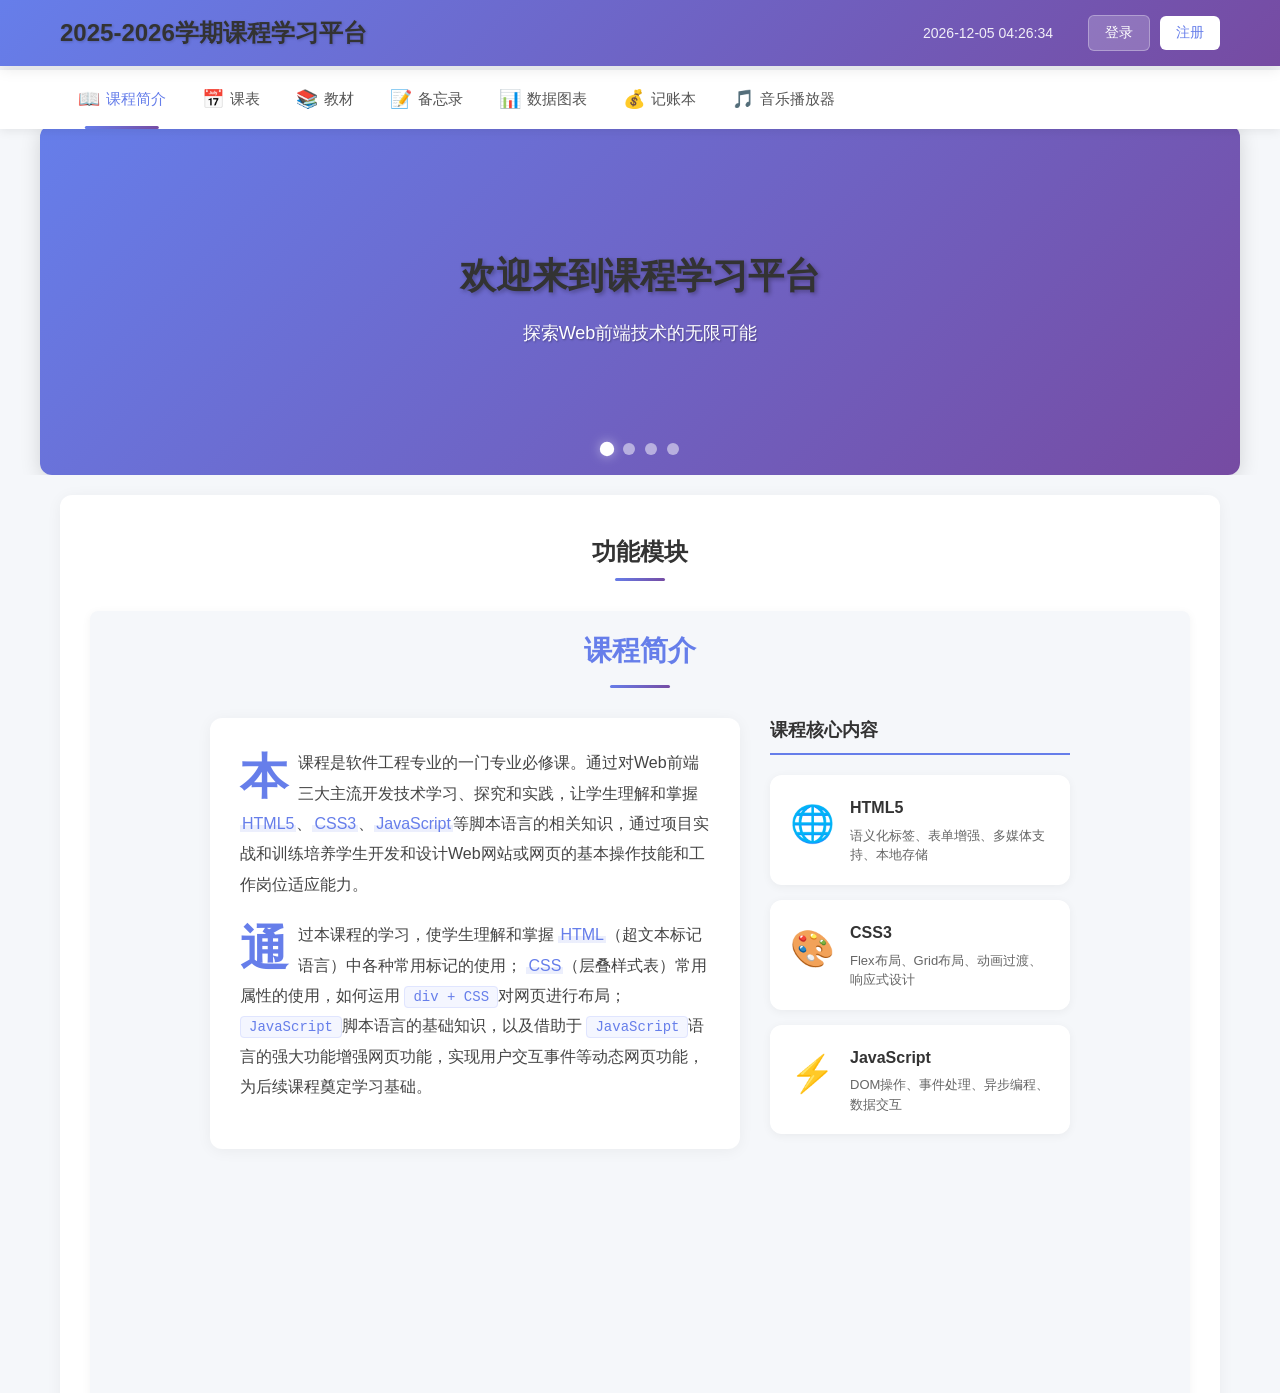
<file: 人工智能二班3232707236徐佳伟/Projectxjw_V5.0/index.html>
<!doctype html>
<html lang="zh-CN">
  <head>
    <meta charset="UTF-8" />
    <meta name="viewport" content="width=device-width, initial-scale=1.0" />
    <title>个人学习网站（徐佳伟）</title>
    <link rel="shortcut icon" href="favicon.ico" type="image/x-icon" />
    <link rel="stylesheet" href="./css/common.css" />
    <link rel="stylesheet" href="./css/index.css" />
    <link rel="stylesheet" href="./css/login.css" />
    <link rel="stylesheet" href="./css/carousel.css" />
    <script src="js/utils.js"></script>
    <script src="js/login.js"></script>
    <script src="js/carousel.js"></script>
  </head>
  <body>
    <!-- ========== 页面头部区域 ========== -->
    <header class="site-header">
      <div class="header-content">
        <h1 class="site-title">2025-2026学期课程学习平台</h1>
        <div class="header-right">
          <span id="current-time" class="time-display"></span>
          <div class="user-area">
            <span id="welcome-msg" class="welcome-msg"></span>
            <button id="loginBtn" class="btn-login" onclick="showLoginModal()">
              登录
            </button>
            <button
              id="registerBtn"
              class="btn-register"
              onclick="showRegisterModal()"
            >
              注册
            </button>
            <button
              id="logoutBtn"
              class="btn-logout"
              style="display: none"
              onclick="logout()"
            >
              退出
            </button>
          </div>
        </div>
      </div>
    </header>

    <!-- ========== 导航栏 ========== -->
    <nav class="main-nav">
      <div class="nav-content">
        <button class="nav-toggle" id="navToggle" onclick="toggleNav()">
          <span></span><span></span><span></span>
        </button>
        <div class="nav-links" id="navLinks">
          <a href="introduce.html" target="mainFrame" class="nav-link active">
            <span class="nav-icon">📖</span>课程简介
          </a>
          <a href="schedule.html" target="mainFrame" class="nav-link">
            <span class="nav-icon">📅</span>课表
          </a>
          <a href="book.html" target="mainFrame" class="nav-link">
            <span class="nav-icon">📚</span>教材
          </a>
          <a href="memo.html" target="mainFrame" class="nav-link">
            <span class="nav-icon">📝</span>备忘录
          </a>
          <a href="echart.html" target="mainFrame" class="nav-link">
            <span class="nav-icon">📊</span>数据图表
          </a>
          <a href="account.html" target="mainFrame" class="nav-link">
            <span class="nav-icon">💰</span>记账本
          </a>
          <a href="music.html" target="mainFrame" class="nav-link">
            <span class="nav-icon">🎵</span>音乐播放器
          </a>
        </div>
      </div>
    </nav>

    <!-- ========== 轮播图区域 ========== -->
    <section class="carousel-section">
      <div class="carousel-container" id="carousel">
        <div class="carousel-track" id="carouselTrack">
          <div class="carousel-slide active">
            <div class="slide-content slide-1">
              <h2>欢迎来到课程学习平台</h2>
              <p>探索Web前端技术的无限可能</p>
            </div>
          </div>
          <div class="carousel-slide">
            <div class="slide-content slide-2">
              <h2>HTML5 + CSS3 + JavaScript</h2>
              <p>掌握现代Web开发三大核心技术</p>
            </div>
          </div>
          <div class="carousel-slide">
            <div class="slide-content slide-3">
              <h2>响应式设计</h2>
              <p>打造适配多终端的优秀用户体验</p>
            </div>
          </div>
          <div class="carousel-slide">
            <div class="slide-content slide-4">
              <h2>数据可视化</h2>
              <p>用ECharts呈现生动的数据图表</p>
            </div>
          </div>
        </div>
        <button class="carousel-btn carousel-prev" onclick="prevSlide()">
          ❮
        </button>
        <button class="carousel-btn carousel-next" onclick="nextSlide()">
          ❯
        </button>
        <div class="carousel-dots" id="carouselDots"></div>
      </div>
    </section>

    <!-- ========== 主要内容区域 ========== -->
    <main class="main-content">
      <article class="content-article">
        <!-- 子页面内容框架 -->
        <section class="iframe-section">
          <h2 class="section-title">功能模块</h2>
          <iframe
            src="introduce.html"
            name="mainFrame"
            id="mainFrame"
            class="mainFrame"
          ></iframe>
        </section>
      </article>
    </main>

    <!-- ========== 页脚区域 ========== -->
    <footer class="site-footer">
      <div class="footer-content">
        <div class="footer-info">
          <p>&copy; 闽江大学 计算机和大数据学院 人工智能专业</p>
          <p>联系人：徐佳伟 &nbsp;|&nbsp; 学号：3232707236</p>
        </div>
        <div class="footer-links">
          <a href="#top">返回顶部</a>
        </div>
      </div>
    </footer>

    <!-- ========== 登录弹窗 ========== -->
    <div class="modal-overlay" id="loginModal">
      <div class="modal-box">
        <div class="modal-header">
          <h3>用户登录</h3>
          <button class="modal-close" onclick="closeLoginModal()">
            &times;
          </button>
        </div>
        <form
          class="modal-form"
          id="loginForm"
          onsubmit="return handleLogin(event);"
        >
          <div class="form-group">
            <label for="loginUsername">用户名</label>
            <input
              type="text"
              id="loginUsername"
              placeholder="请输入用户名"
              required
            />
            <span class="error-tip" id="loginUsernameError"></span>
          </div>
          <div class="form-group">
            <label for="loginPassword">密码</label>
            <input
              type="password"
              id="loginPassword"
              placeholder="请输入密码"
              required
            />
            <span class="error-tip" id="loginPasswordError"></span>
          </div>
          <button type="submit" class="btn-submit">登 录</button>
          <div class="form-footer">
            还没有账号？<a
              href="javascript:void(0)"
              onclick="switchToRegister()"
              >立即注册</a
            >
          </div>
        </form>
      </div>
    </div>

    <!-- ========== 注册弹窗 ========== -->
    <div class="modal-overlay" id="registerModal">
      <div class="modal-box">
        <div class="modal-header">
          <h3>用户注册</h3>
          <button class="modal-close" onclick="closeRegisterModal()">
            &times;
          </button>
        </div>
        <form
          class="modal-form"
          id="registerForm"
          onsubmit="return handleRegister(event);"
        >
          <div class="form-group">
            <label for="regUsername">用户名</label>
            <input
              type="text"
              id="regUsername"
              placeholder="6-20位，字母开头，字母数字下划线"
              oninput="validateUsername()"
            />
            <span class="error-tip" id="regUsernameError"></span>
            <span class="success-tip" id="regUsernameSuccess"></span>
          </div>
          <div class="form-group">
            <label for="regPassword">密码</label>
            <input
              type="password"
              id="regPassword"
              placeholder="8-20位，包含大小写字母、数字和特殊字符"
              oninput="validatePassword()"
            />
            <span class="error-tip" id="regPasswordError"></span>
            <div class="password-strength" id="passwordStrength">
              <div class="strength-bar" id="strengthBar"></div>
            </div>
            <span class="strength-text" id="strengthText"></span>
          </div>
          <div class="form-group">
            <label for="regConfirmPwd">确认密码</label>
            <input
              type="password"
              id="regConfirmPwd"
              placeholder="请再次输入密码"
              oninput="validateConfirmPassword()"
            />
            <span class="error-tip" id="regConfirmPwdError"></span>
            <span class="success-tip" id="regConfirmPwdSuccess"></span>
          </div>
          <button type="submit" class="btn-submit">注 册</button>
          <div class="form-footer">
            已有账号？<a href="javascript:void(0)" onclick="switchToLogin()"
              >去登录</a
            >
          </div>
        </form>
      </div>
    </div>

    <!-- ========== 登录成功提示弹窗 ========== -->
    <div class="toast-container" id="toastContainer"></div>

    <!-- ========== 主脚本 ========== -->
    <script>
      // ========== iframe自适应高度 ==========
      function autoResize() {
        var iframe = document.getElementById("mainFrame");
        if (iframe) {
          try {
            var doc = iframe.contentDocument || iframe.contentWindow.document;
            var scrollHeight =
              doc.documentElement.scrollHeight || doc.body.scrollHeight;
            iframe.style.height = Math.max(scrollHeight, 600) + "px";
          } catch (e) {
            iframe.style.height = "800px";
          }
        }
      }

      // ========== 导航栏激活状态 ==========
      function initNavActive() {
        var links = document.querySelectorAll(".nav-link");
        links.forEach(function (link) {
          link.addEventListener("click", function () {
            links.forEach(function (l) {
              l.classList.remove("active");
            });
            this.classList.add("active");
          });
        });
      }

      // ========== 移动端导航切换 ==========
      function toggleNav() {
        var navLinks = document.getElementById("navLinks");
        var navToggle = document.getElementById("navToggle");
        navLinks.classList.toggle("show");
        navToggle.classList.toggle("active");
      }

      // ========== 初始化 ==========
      document.addEventListener("DOMContentLoaded", function () {
        initNavActive();
        initCarousel();
        checkLoginStatus();

        // iframe加载完成后自适应
        var iframe = document.getElementById("mainFrame");
        if (iframe) {
          iframe.onload = autoResize;
        }
      });

      // 窗口大小改变时重新调整
      window.addEventListener("resize", function () {
        autoResize();
      });
    </script>
  </body>
</html>
</file>
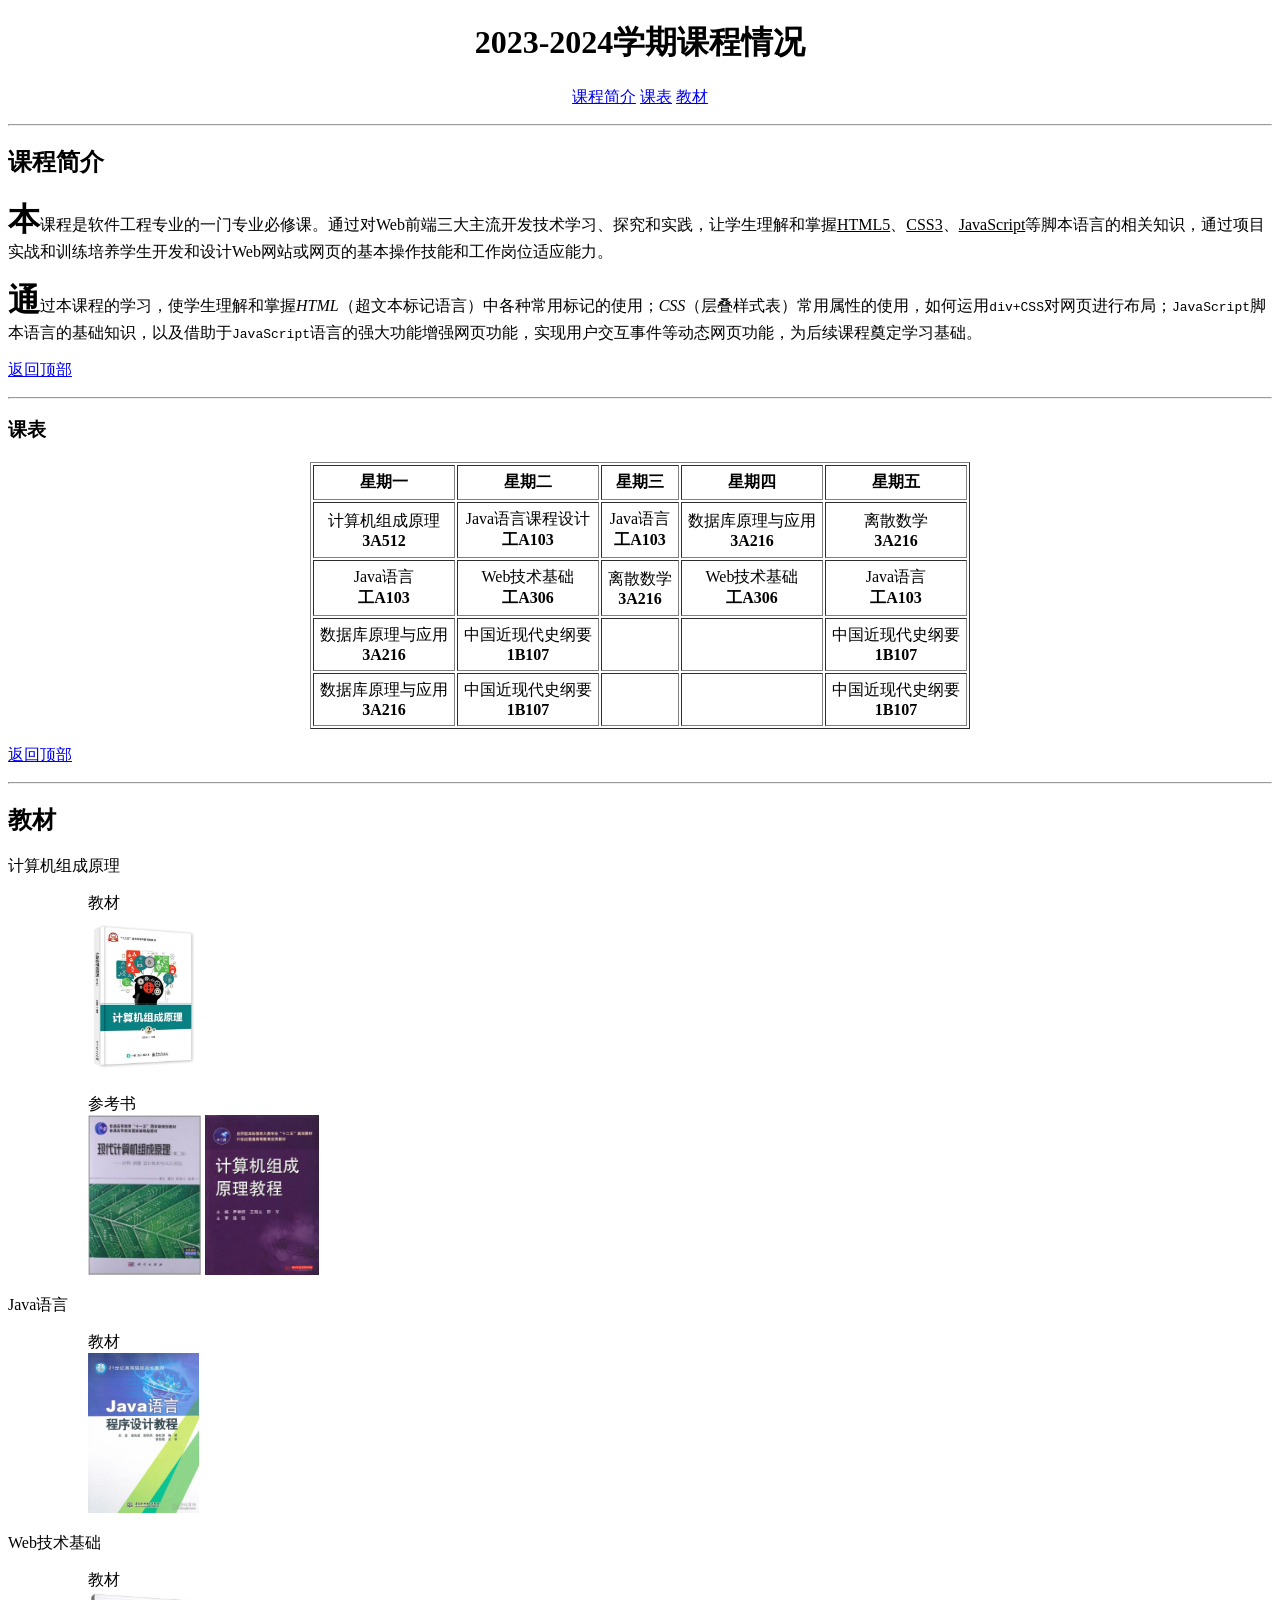
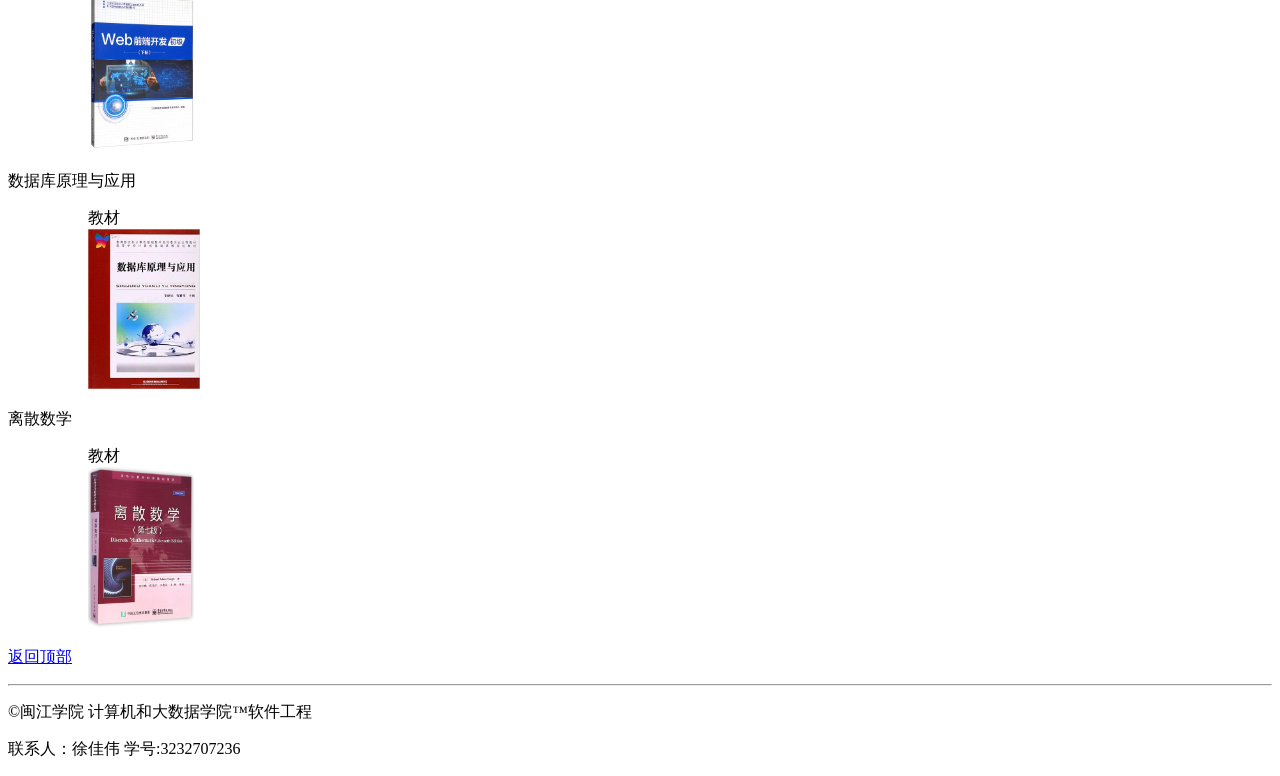
<file: 人工智能徐佳伟3232707236实验一/Webxjw_V1.0/index.html>
<!DOCTYPE html>
<html lang="zh-CN">
<head>
  <meta charset="UTF-8">
  <title>web技术基础实验V1.0</title>
  <link rel="shortcut icon" href="favicon.ico" type="image/x-icon">
</head>
<body>

<div id="top"></div>

<h1 align="center">2023-2024学期课程情况</h1>

<p align="center">
  <a href="#intro">课程简介</a> <a href="#schedule">课表</a> <a href="#textbooks">教材</a>
</p>

<hr>

<div id="intro">
  <h2>课程简介</h2>
  <p><span style="font-size:2em; font-weight:bold;">本</span>课程是软件工程专业的一门专业必修课。通过对Web前端三大主流开发技术学习、探究和实践，让学生理解和掌握<u>HTML5</u>、<u>CSS3</u>、<u>JavaScript</u>等脚本语言的相关知识，通过项目实战和训练培养学生开发和设计Web网站或网页的基本操作技能和工作岗位适应能力。</p>
  <p><span style="font-size:2em; font-weight:bold;">通</span>过本课程的学习，使学生理解和掌握<em>HTML</em>（超文本标记语言）中各种常用标记的使用；<em>CSS</em>（层叠样式表）常用属性的使用，如何运用<code>div+CSS</code>对网页进行布局；<code>JavaScript</code>脚本语言的基础知识，以及借助于<code>JavaScript</code>语言的强大功能增强网页功能，实现用户交互事件等动态网页功能，为后续课程奠定学习基础。</p>
</div>

<p><a href="#top">返回顶部</a></p>
<hr>

<div id="schedule">
  <h3>课表</h3>
  <table border="1" cellpadding="6" align="center">
    <tr>
      <th align="center" valign="middle">星期一</th>
      <th align="center" valign="middle">星期二</th>
      <th align="center" valign="middle">星期三</th>
      <th align="center" valign="middle">星期四</th>
      <th align="center" valign="middle">星期五</th>
    </tr>
    <tr>
      <td align="center" valign="middle">计算机组成原理<br><b>3A512</b></td>
      <td align="center" valign="middle">Java语言课程设计<br><b>工A103</b></td>
      <td align="center" valign="middle">Java语言<br><b>工A103</b></td>
      <td align="center" valign="middle">数据库原理与应用<br><b>3A216</b></td>
      <td align="center" valign="middle">离散数学<br><b>3A216</b></td>
    </tr>
    <tr>
      <td align="center" valign="middle">Java语言<br><b>工A103</b></td>
      <td align="center" valign="middle">Web技术基础<br><b>工A306</b></td>
      <td align="center" valign="middle">离散数学<br><b>3A216</b></td>
      <td align="center" valign="middle">Web技术基础<br><b>工A306</b></td>
      <td align="center" valign="middle">Java语言<br><b>工A103</b></td>
    </tr>
    <tr>
      <td align="center" valign="middle">数据库原理与应用<br><b>3A216</b></td>
      <td align="center" valign="middle">中国近现代史纲要<br><b>1B107</b></td>
      <td align="center" valign="middle"></td>
      <td align="center" valign="middle"></td>
      <td align="center" valign="middle">中国近现代史纲要<br><b>1B107</b></td>
    </tr>
    <tr>
      <td align="center" valign="middle">数据库原理与应用<br><b>3A216</b></td>
      <td align="center" valign="middle">中国近现代史纲要<br><b>1B107</b></td>
      <td align="center" valign="middle"></td>
      <td align="center" valign="middle"></td>
      <td align="center" valign="middle">中国近现代史纲要<br><b>1B107</b></td>
    </tr>
  </table>
</div>

<p><a href="#top">返回顶部</a></p>
<hr>

<div id="textbooks">
  <h2>教材</h2>
  <dl>
    <dt>计算机组成原理</dt>
    <dd>
      <figure>
        <figcaption>教材</figcaption>
        <img src="images/computer.jpg" alt="计算机组成原理" height="160">
      </figure>
      <figure>
        <figcaption>参考书</figcaption>
        <img src="images/computer2.jpg" alt="现代计算机组成原理" height="160">
        <img src="images/computer3.jpg" alt="计算机组成原理教程" height="160">
      </figure>
    </dd>

    <dt>Java语言</dt>
    <dd>
      <figure>
        <figcaption>教材</figcaption>
        <img src="images/Java.jpg" alt="Java语言程序设计" height="160">
      </figure>
    </dd>

    <dt>Web技术基础</dt>
    <dd>
      <figure>
        <figcaption>教材</figcaption>
        <img src="images/web.jpg" alt="Web前端开发教程" height="160">
      </figure>
    </dd>

    <dt>数据库原理与应用</dt>
    <dd>
      <figure>
        <figcaption>教材</figcaption>
        <img src="images/database.jpg" alt="数据库系统概论" height="160">
      </figure>
    </dd>

    <dt>离散数学</dt>
    <dd>
      <figure>
        <figcaption>教材</figcaption>
        <img src="images/DiscreteMath.jpg" alt="离散数学" height="160">
      </figure>
    </dd>
  </dl>
</div>

<p><a href="#top">返回顶部</a></p>
<hr>

<footer>
  <p>©闽江学院 计算机和大数据学院™软件工程</p>
  <p>联系人：徐佳伟 学号:3232707236</p>
</footer>

</body>
</html>
</file>
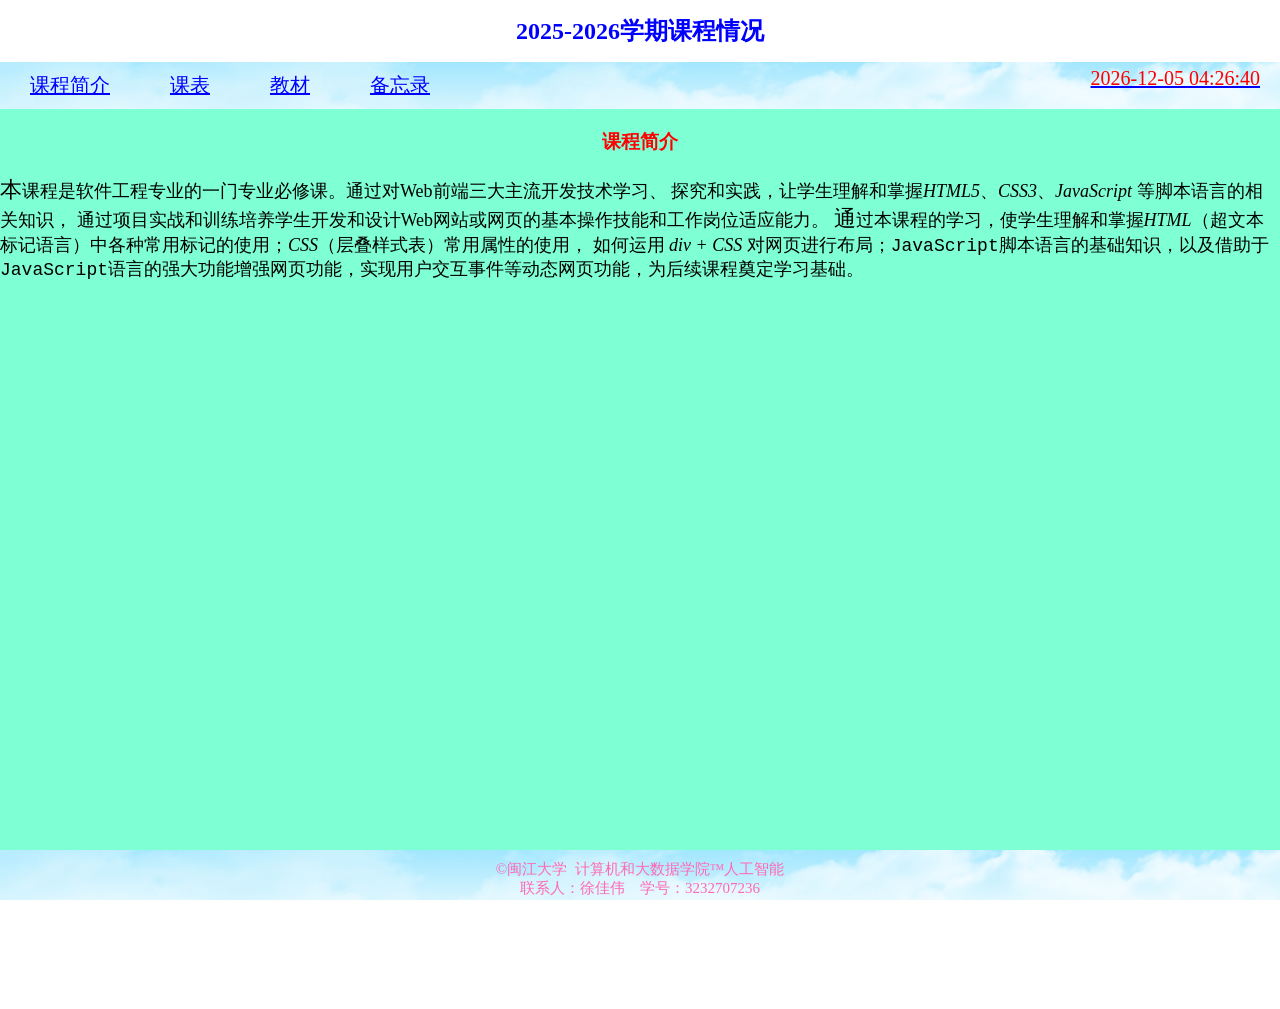
<file: 人工智能徐佳伟3232707236实验三/Webxjw_V3.0/index.html>
<!doctype html>
<html lang="zh-CN">
  <head>
    <meta charset="UTF-8" />
    <meta name="viewport" content="width=device-width, initial-scale=1.0" />
    <title>web技术基础实验V3.0</title>
    <link rel="shortcut icon" href="favicon.ico" type="image/x-icon" />
    <link rel="stylesheet" href="./css/index.css" />
    <link rel="stylesheet" href="./css/common.css" />
    <script src="js/utils.js"></script>
  </head>
  <body>
    <a name="top"></a>

    <div class="header">
      <h2>2025-2026学期课程情况</h2>
    </div>

    <div class="nav">
      <a href="introduce.html" target="mainFrame">课程简介</a>
      <a href="schedule.html" target="mainFrame">课表</a>
      <a href="book.html" target="mainFrame">教材</a>
      <a href="memo.html" target="mainFrame">备忘录</a>
      <div class="time">
        <span id="current-time"></span>
      </div>
    </div>

    <iframe
      src="introduce.html"
      name="mainFrame"
      class="mainFrame"
      height="320px"
    >
    </iframe>

    <div class="footer">
      &copy;闽江大学&nbsp;&nbsp;计算机和大数据学院&trade;人工智能<br />
      联系人：徐佳伟 &nbsp;&nbsp; 学号：3232707236
    </div>

    <script type="text/javascript">
      function autoResize() {
        // 1. 计算内容实际高度
        var h2Height =
          document.getElementsByTagName("h2")[0]?.offsetHeight || 0;
        var pHeight = document.getElementsByTagName("p")[0]?.offsetHeight || 0; // 假设只有一个p，或者你想算所有p的总和
        var footerHeight =
          document.getElementsByTagName("footer")[0]?.offsetHeight || 0;

        // 获取整个文档的高度（这是最稳妥的算法，比一个个减去元素更准）
        var scrollHeight =
          document.documentElement.scrollHeight || document.body.scrollHeight;

        // 2. 获取父页面(index.html)中的 iframe 元素
        if (parent && parent.document.getElementById("mainFrame")) {
          var iframe = parent.document.getElementById("mainFrame");

          // 3. 设置 iframe 高度
          iframe.style.height = scrollHeight + "px";
        }
      }

      // 页面加载完成后执行
      window.onload = autoResize;
      window.onresize = autoResize;
    </script>
  </body>
</html>
</file>
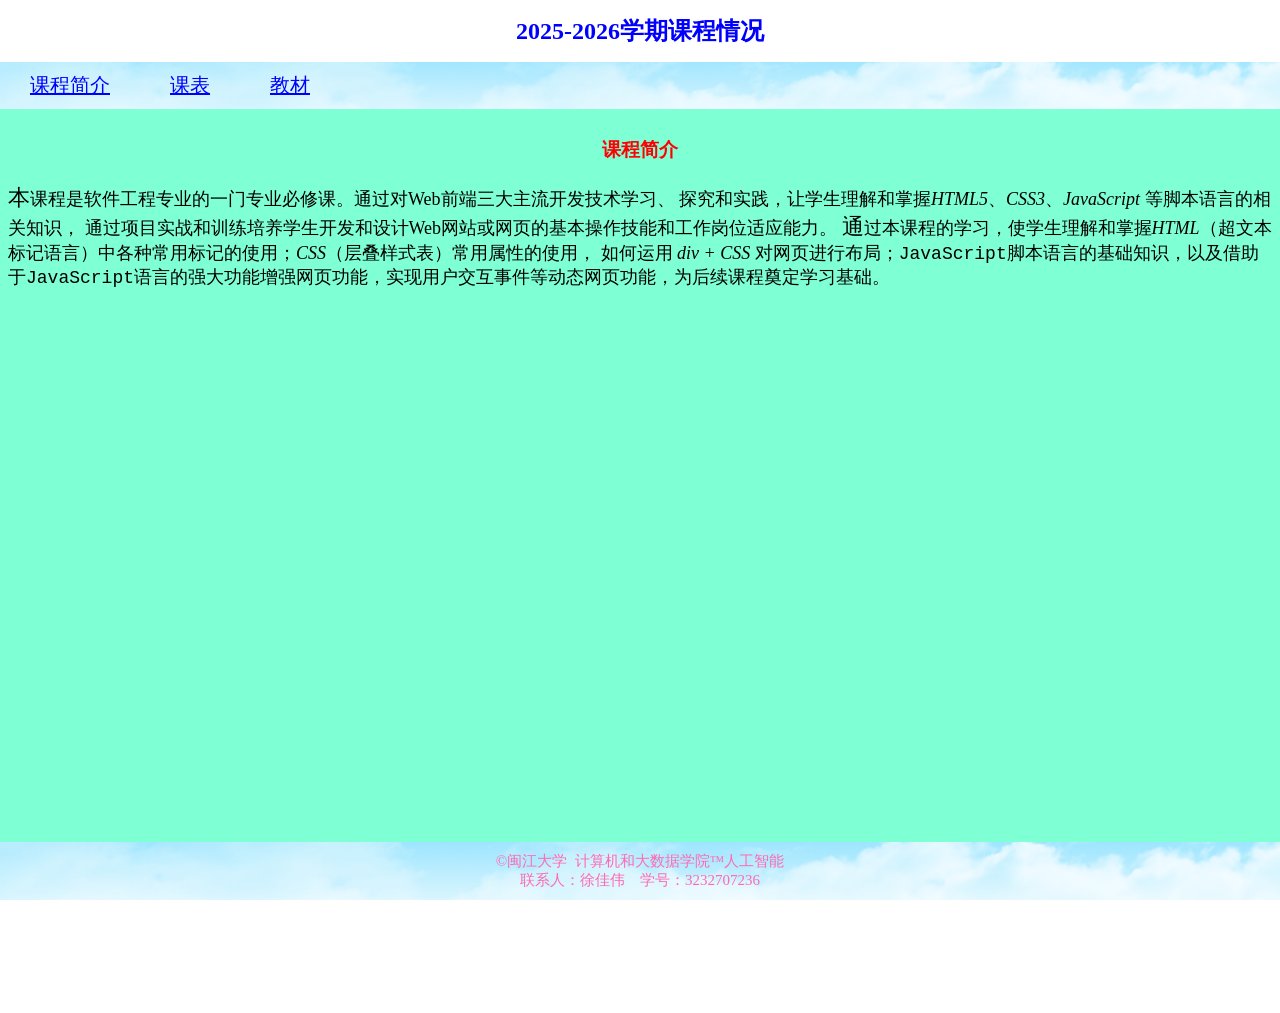
<file: 人工智能徐佳伟3232707236实验二/Webxjw_V2.0/index.html>
<!DOCTYPE html>
<html lang="zh-CN">
  <head>
    <meta charset="UTF-8" />
    <meta name="viewport" content="width=device-width, initial-scale=1.0" />
    <title>web技术基础实验V2.0</title>
    <link rel="shortcut icon" href="favicon.ico" type="image/x-icon" />
    <link rel="stylesheet" href="./css/index.css" />
    <link rel="stylesheet" href="./css/common.css" />
    <script>
      src = "js/utils.js";
    </script>
  </head>
  <body>
    <a name="top"></a>

    <div class="header">
      <h2>2025-2026学期课程情况</h2>
    </div>

    <div class="nav">
      <a href="introduce.html" target="mainFrame">课程简介</a>
      <a href="schedule.html" target="mainFrame">课表</a>
      <a href="book.html" target="mainFrame">教材</a>
    </div>

    <iframe
      src="introduce.html"
      name="mainFrame"
      class="mainFrame"
      height="320px"
      width="640px"
    >
    </iframe>

    <div class="footer">
      &copy;闽江大学&nbsp;&nbsp;计算机和大数据学院&trade;人工智能<br />
      联系人：徐佳伟 &nbsp;&nbsp; 学号：3232707236
    </div>
  </body>
</html>
</file>
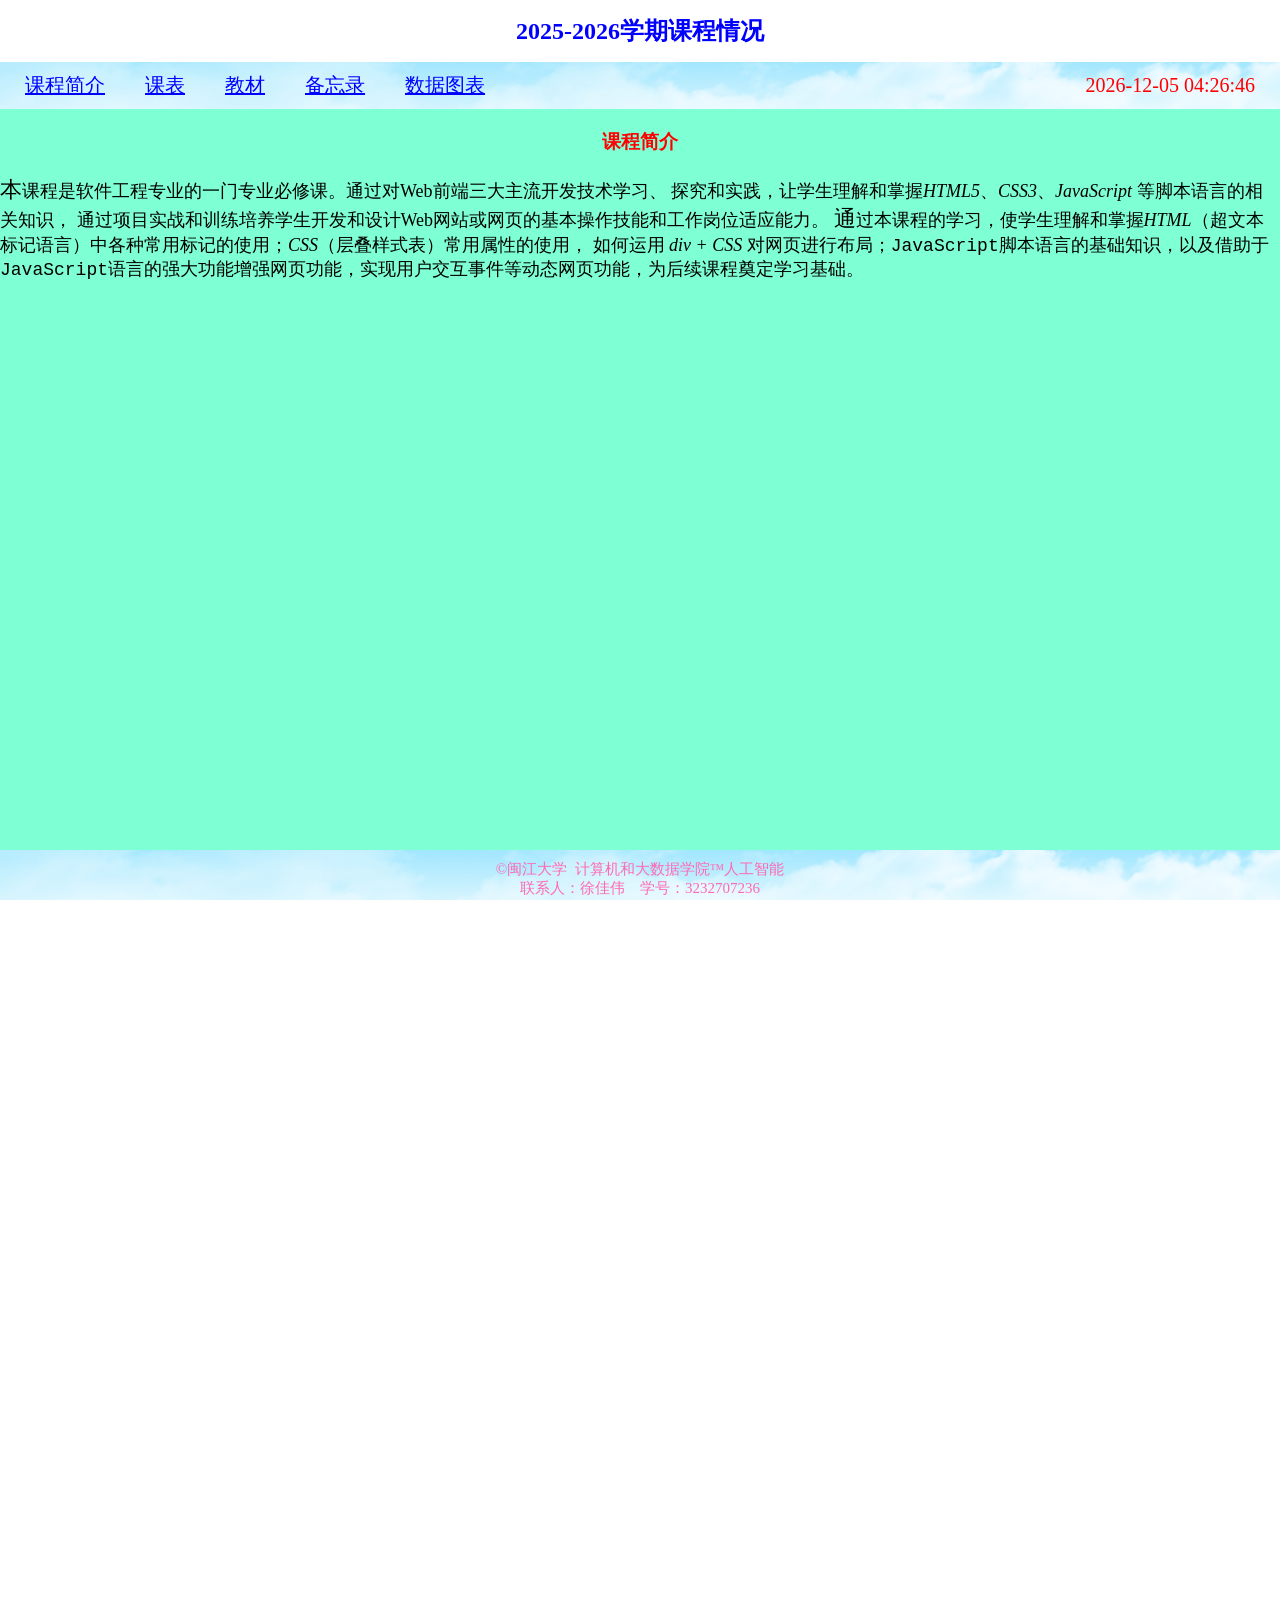
<file: 人工智能徐佳伟3232707236实验四/Webxjw_V4.0/index.html>
<!doctype html>
<html lang="zh-CN">
  <head>
    <meta charset="UTF-8" />
    <meta name="viewport" content="width=device-width, initial-scale=1.0" />
    <title>web技术基础实验V4.0</title>
    <link rel="shortcut icon" href="favicon.ico" type="image/x-icon" />
    <link rel="stylesheet" href="./css/index.css" />
    <link rel="stylesheet" href="./css/common.css" />
    <script src="js/utils.js"></script>
  </head>
  <body>
    <a name="top"></a>

    <div class="header">
      <h2>2025-2026学期课程情况</h2>
    </div>

    <div class="nav">
      <a href="introduce.html" target="mainFrame">课程简介</a>
      <a href="schedule.html" target="mainFrame">课表</a>
      <a href="book.html" target="mainFrame">教材</a>
      <a href="memo.html" target="mainFrame">备忘录</a>
      <a href="echart.html" target="mainFrame">数据图表</a>
      <div class="time">
        <span id="current-time"></span>
      </div>
    </div>

    <iframe
      src="introduce.html"
      name="mainFrame"
      class="mainFrame"
      height="320px"
    >
    </iframe>

    <div class="footer">
      &copy;闽江大学&nbsp;&nbsp;计算机和大数据学院&trade;人工智能<br />
      联系人：徐佳伟 &nbsp;&nbsp; 学号：3232707236
    </div>

    <script type="text/javascript">
      function autoResize() {
        // 1. 计算内容实际高度
        var h2Height =
          document.getElementsByTagName("h2")[0]?.offsetHeight || 0;
        var pHeight = document.getElementsByTagName("p")[0]?.offsetHeight || 0; // 假设只有一个p，或者你想算所有p的总和
        var footerHeight =
          document.getElementsByTagName("footer")[0]?.offsetHeight || 0;

        // 获取整个文档的高度（这是最稳妥的算法，比一个个减去元素更准）
        var scrollHeight =
          document.documentElement.scrollHeight || document.body.scrollHeight;

        // 2. 获取父页面(index.html)中的 iframe 元素
        if (parent && parent.document.getElementById("mainFrame")) {
          var iframe = parent.document.getElementById("mainFrame");

          // 3. 设置 iframe 高度
          iframe.style.height = scrollHeight + "px";
        }
      }

      // 页面加载完成后执行
      window.onload = autoResize;
      window.onresize = autoResize;
    </script>
  </body>
</html>
</file>
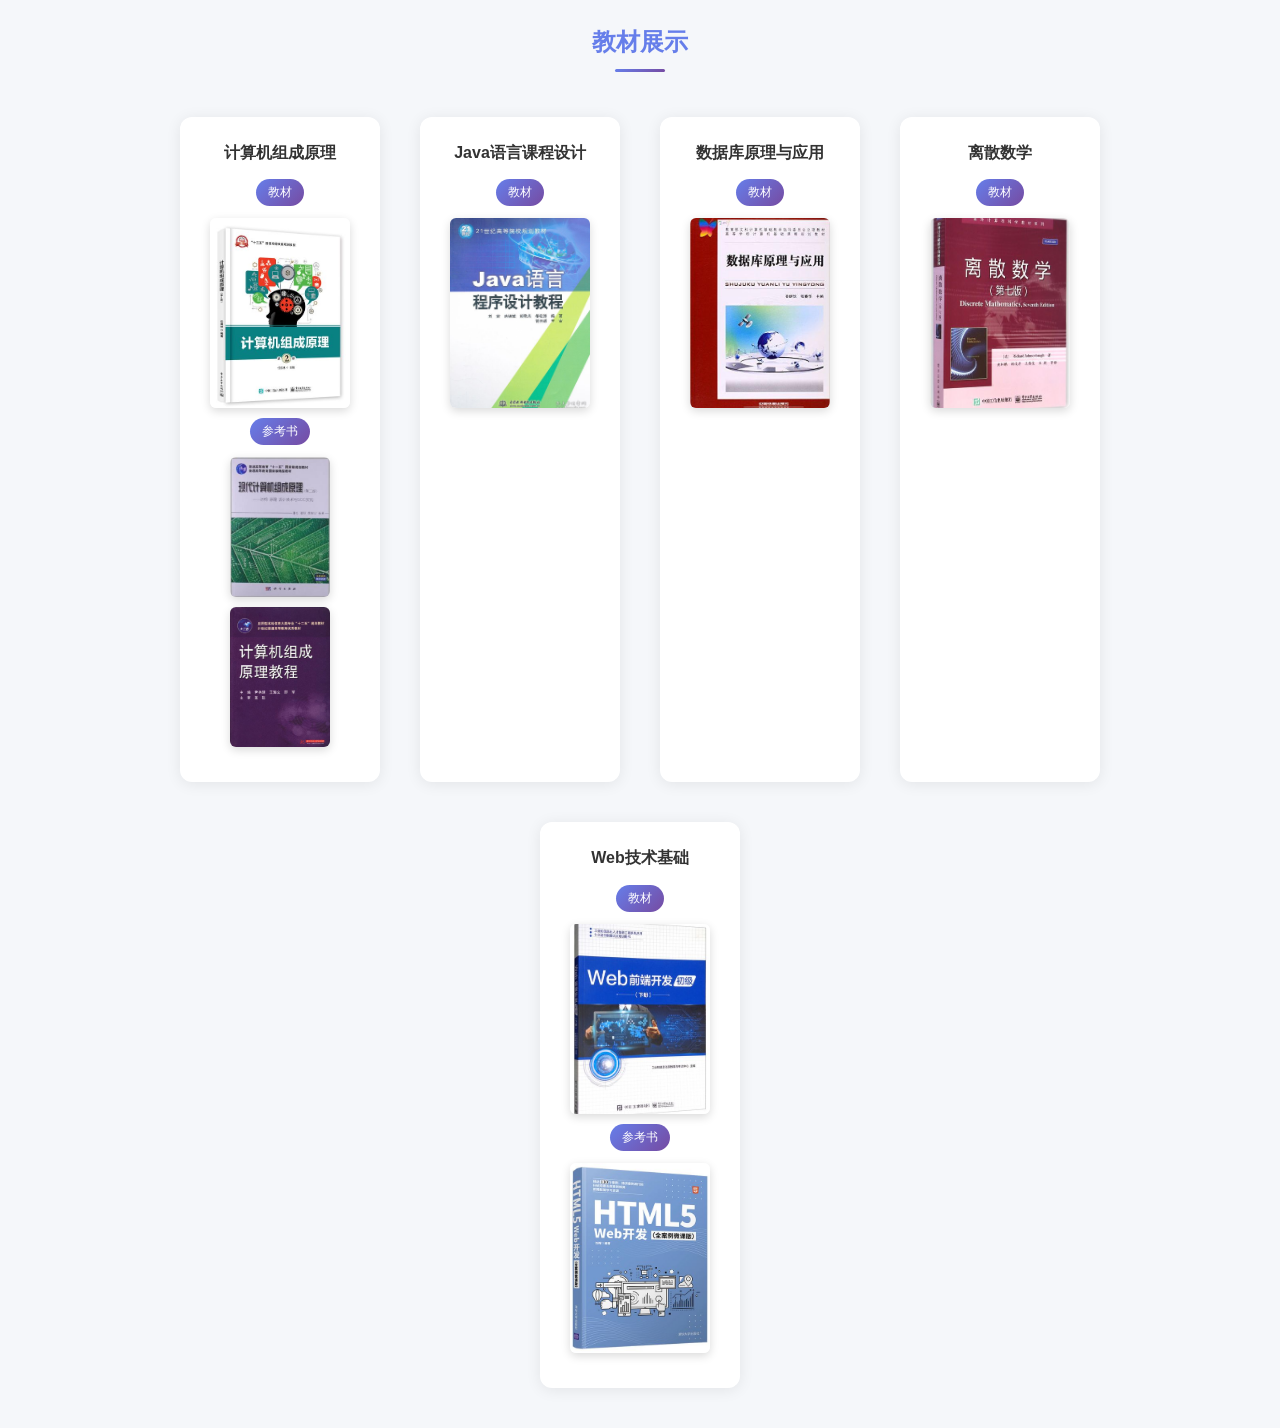
<file: 人工智能二班3232707236徐佳伟/Projectxjw_V5.0/book.html>
<!DOCTYPE html>
<html lang="zh-CN">
<head>
    <meta charset="UTF-8">
    <meta name="viewport" content="width=device-width, initial-scale=1.0">
    <title>教材</title>
    <link rel="stylesheet" href="./css/common.css">
    <link rel="stylesheet" href="./css/book.css">
</head>
<body>
    <h3>教材展示</h3>

    <div class="book-container">
        <!-- 计算机组成原理 -->
        <div class="course-box">
            <h4>计算机组成原理</h4>
            <div class="tag">教材</div>
            <div class="book-item">
                <img src="./images/computer.jpg" alt="计算机组成原理教材">
            </div>
            <div class="tag">参考书</div>
            <div class="book-item row">
                <img src="./images/computer2.jpg" alt="参考书1">
                <img src="./images/computer3.jpg" alt="参考书2">
            </div>
        </div>

        <!-- Java语言课程设计 -->
        <div class="course-box">
            <h4>Java语言课程设计</h4>
            <div class="tag">教材</div>
            <div class="book-item">
                <img src="./images/Java.jpg" alt="Java教材">
            </div>
        </div>

        <!-- 数据库原理与应用 -->
        <div class="course-box">
            <h4>数据库原理与应用</h4>
            <div class="tag">教材</div>
            <div class="book-item">
                <img src="./images/database.jpg" alt="数据库教材">
            </div>
        </div>

        <!-- 离散数学 -->
        <div class="course-box">
            <h4>离散数学</h4>
            <div class="tag">教材</div>
            <div class="book-item">
                <img src="./images/DiscreteMath.jpg" alt="离散数学教材">
            </div>
        </div>

        <!-- Web技术基础 -->
        <div class="course-box">
            <h4>Web技术基础</h4>
            <div class="tag">教材</div>
            <div class="book-item">
                <img src="./images/web.jpg" alt="Web技术教材">
            </div>
            <div class="tag">参考书</div>
            <div class="book-item">
                <img src="./images/Web2.jpg" alt="Web技术参考书">
            </div>
        </div>
    </div>
</body>
</html>
</file>
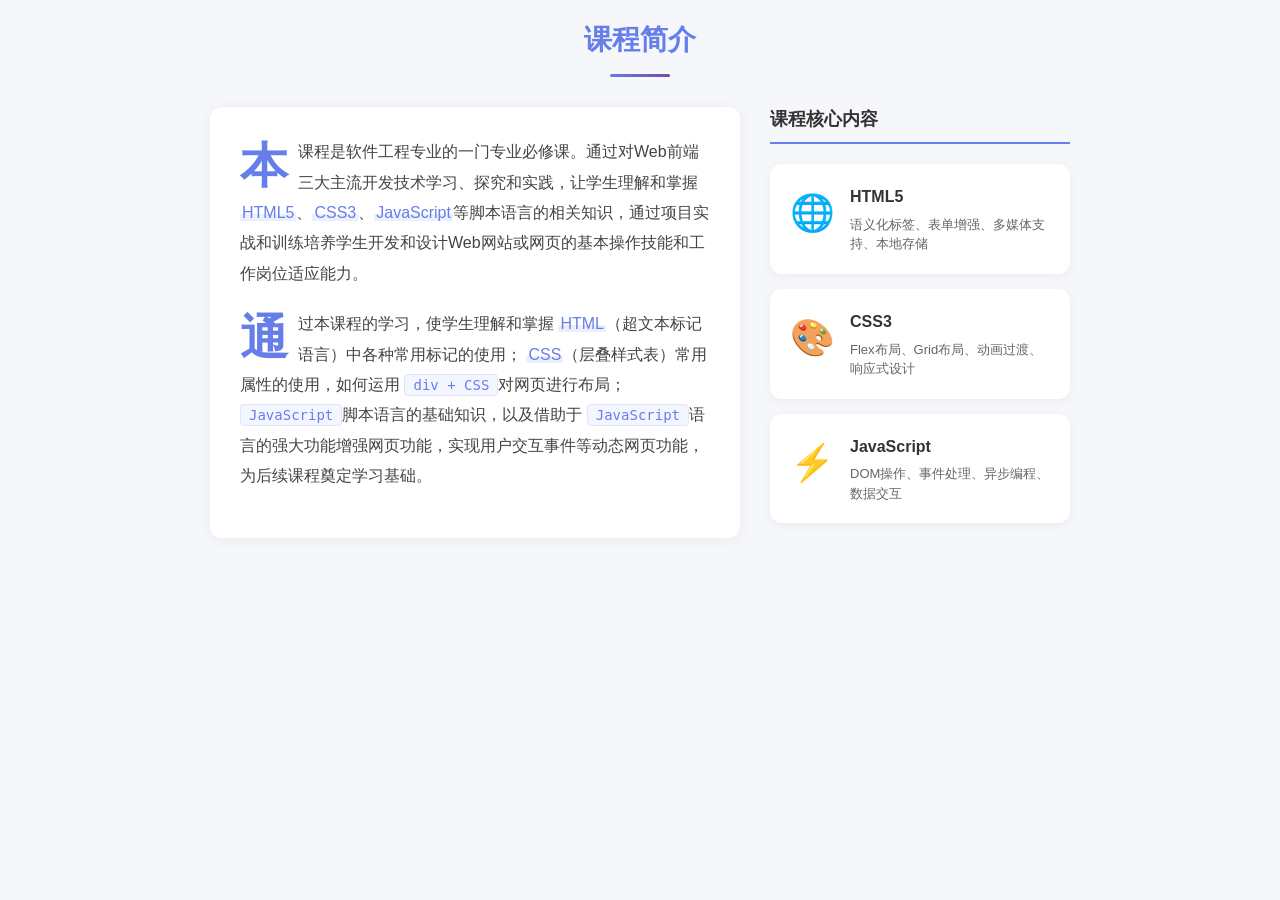
<file: 人工智能二班3232707236徐佳伟/Projectxjw_V5.0/introduce.html>
<!DOCTYPE html>
<html lang="zh-CN">
<head>
    <meta charset="UTF-8">
    <meta name="viewport" content="width=device-width, initial-scale=1.0">
    <title>课程简介</title>
    <link rel="stylesheet" href="./css/common.css">
    <link rel="stylesheet" href="./css/introduce.css">
</head>
<body>
    <article class="intro-article">
        <header class="intro-header">
            <h3>课程简介</h3>
        </header>

        <section class="intro-content">
            <div class="intro-text">
                <p>
                    <span class="drop-cap">本</span>课程是软件工程专业的一门专业必修课。通过对Web前端三大主流开发技术学习、探究和实践，让学生理解和掌握
                    <em>HTML5</em>、<em>CSS3</em>、<em>JavaScript</em>等脚本语言的相关知识，通过项目实战和训练培养学生开发和设计Web网站或网页的基本操作技能和工作岗位适应能力。
                </p>
                <p>
                    <span class="drop-cap">通</span>过本课程的学习，使学生理解和掌握
                    <em>HTML</em>（超文本标记语言）中各种常用标记的使用；
                    <em>CSS</em>（层叠样式表）常用属性的使用，如何运用
                    <code>div + CSS</code>对网页进行布局；
                    <code>JavaScript</code>脚本语言的基础知识，以及借助于
                    <code>JavaScript</code>语言的强大功能增强网页功能，实现用户交互事件等动态网页功能，为后续课程奠定学习基础。
                </p>
            </div>

            <aside class="intro-features">
                <h4>课程核心内容</h4>
                <ul class="feature-list">
                    <li class="feature-item">
                        <span class="feature-icon">🌐</span>
                        <div>
                            <strong>HTML5</strong>
                            <p>语义化标签、表单增强、多媒体支持、本地存储</p>
                        </div>
                    </li>
                    <li class="feature-item">
                        <span class="feature-icon">🎨</span>
                        <div>
                            <strong>CSS3</strong>
                            <p>Flex布局、Grid布局、动画过渡、响应式设计</p>
                        </div>
                    </li>
                    <li class="feature-item">
                        <span class="feature-icon">⚡</span>
                        <div>
                            <strong>JavaScript</strong>
                            <p>DOM操作、事件处理、异步编程、数据交互</p>
                        </div>
                    </li>
                </ul>
            </aside>
        </section>
    </article>
</body>
</html>
</file>
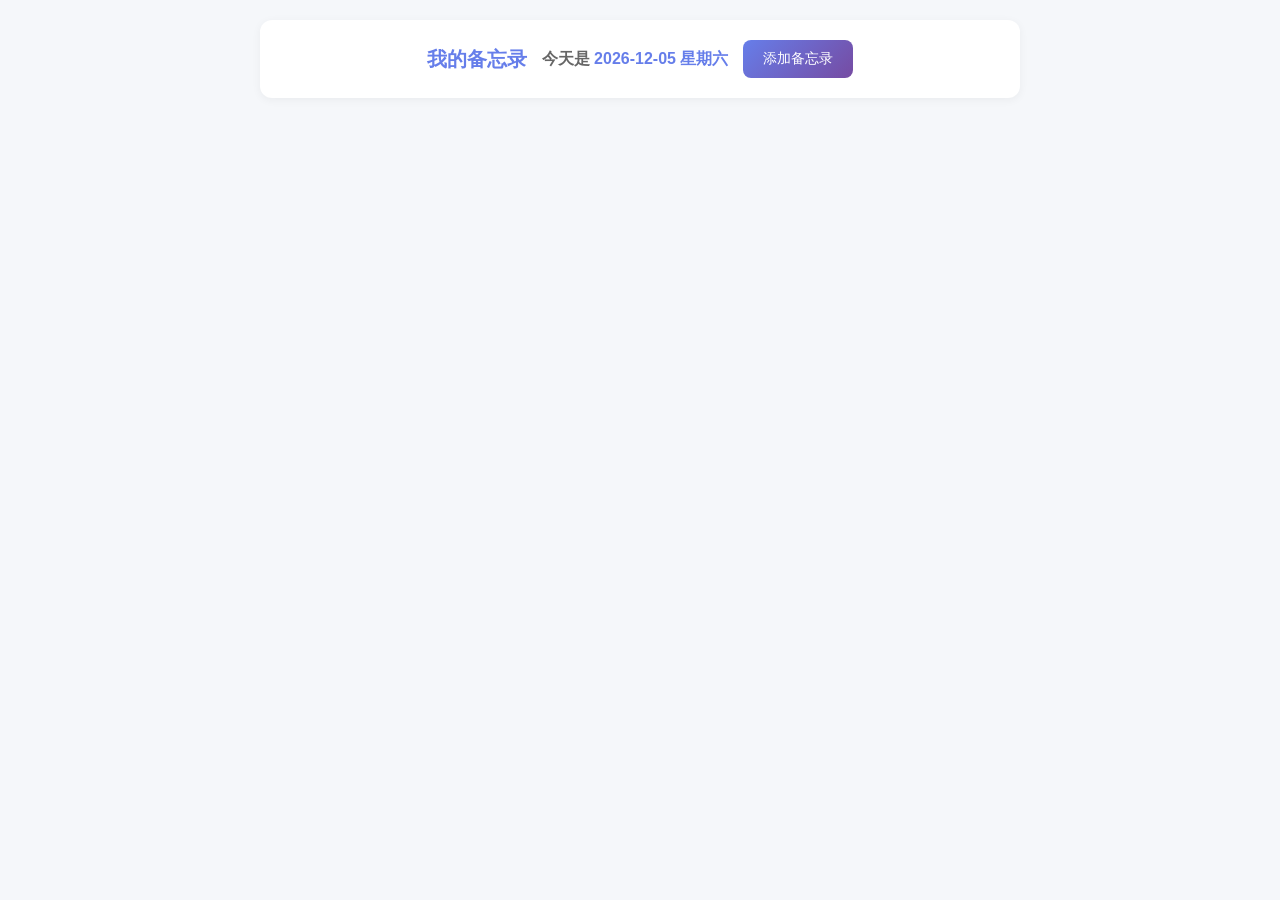
<file: 人工智能二班3232707236徐佳伟/Projectxjw_V5.0/memo.html>
<!DOCTYPE html>
<html lang="zh-CN">
<head>
    <meta charset="UTF-8">
    <meta name="viewport" content="width=device-width, initial-scale=1.0">
    <title>备忘录</title>
    <link rel="stylesheet" href="./css/common.css">
    <link rel="stylesheet" href="./css/memo.css">
    <script src="js/utils.js"></script>
</head>
<body>
    <article class="memo-article">
        <!-- 顶部区域 -->
        <header class="header-bar">
            <h3>我的备忘录</h3>
            <span id="todayDisplay" class="date-info">加载中...</span>
            <button class="btn-add" onclick="showForm()">添加备忘录</button>
        </header>

        <!-- 表单区域 (默认隐藏) -->
        <section>
            <form id="form1" class="memo-form">
                <div class="form-group">
                    <label for="memoDate">日期：</label>
                    <input type="date" id="memoDate">
                </div>

                <div class="form-group">
                    <label for="memoTitle">备忘录：</label>
                    <input type="text" placeholder="请输入备忘录信息" id="memoTitle">
                </div>

                <div class="form-group radio-group">
                    <label>重要性：</label>
                    <label><input type="radio" name="level" value="high" checked> 重要</label>
                    <label><input type="radio" name="level" value="normal"> 普通</label>
                </div>

                <div class="form-group radio-group">
                    <label>状态：</label>
                    <label><input type="radio" name="done" value="false" checked> 未完成</label>
                    <label><input type="radio" name="done" value="true"> 已完成</label>
                </div>

                <div class="btn-group">
                    <input type="button" id="sureBtn" value="确定" onclick="addMemo()">
                    <input type="reset" value="重置">
                </div>
            </form>
        </section>

        <!-- 列表显示区域 -->
        <section>
            <ul id="memoList" class="memo-list">
                <!-- JS 渲染列表 -->
            </ul>
        </section>
    </article>

    <script>
        /**
         * 备忘录功能模块
         * 包含：添加、显示、切换状态、本地存储
         */

        // 页面加载完成后执行
        document.addEventListener("DOMContentLoaded", function() {
            displayToday();
            restore();
        });

        /**
         * 显示今天的日期和星期
         */
        function displayToday() {
            var today = new Date();
            var weekStr = getWeek(today);
            var dateStr = today.format("yyyy-MM-dd");

            document.getElementById("todayDisplay").innerHTML =
                '<span class="text">今天是 </span>' + dateStr + ' ' + weekStr;
        }

        /**
         * 显示/隐藏表单
         */
        function showForm() {
            var form = document.getElementById("form1");
            var isHidden = window.getComputedStyle(form).display === "none";

            if (isHidden) {
                form.style.display = "block";
                // 每次打开时，自动将日期设置为今天
                document.getElementById("memoDate").valueAsDate = new Date();
            } else {
                form.style.display = "none";
            }
        }

        /**
         * 添加备忘录
         */
        function addMemo() {
            // 获取表单数据
            var date = document.getElementById("memoDate").value;
            var desc = document.getElementById("memoTitle").value;
            var important = document.querySelector('input[name="level"]:checked').value;
            var done = document.querySelector('input[name="done"]:checked').value;

            // 验证输入
            if (!date || !desc) {
                alert("请填写完整信息！");
                return;
            }

            // 组装数据对象
            var json = {
                id: generateId(),
                date: date,
                desc: desc,
                important: important,
                done: done
            };

            // 保存数据
            saveStorage(json);

            // 刷新列表
            restore();

            // 清空并隐藏表单
            document.getElementById("form1").reset();
            document.getElementById("form1").style.display = "none";
        }

        /**
         * 保存数据到本地存储
         * @param {Object} newItem - 新的备忘录项
         */
        function saveStorage(newItem) {
            var item = sessionStorage.getItem("memoData");
            var data = [];

            // 如果已有数据，解析出来
            if (item) {
                data = JSON.parse(item);
            }

            // 将新数据推入数组
            data.push(newItem);

            // 存回本地存储
            sessionStorage.setItem("memoData", JSON.stringify(data));
        }

        /**
         * 从本地存储恢复并显示数据
         */
        function restore() {
            var desc = sessionStorage.getItem("memoData");
            var ul = document.getElementById("memoList");
            ul.innerHTML = ""; // 清空列表

            if (!desc) return;

            var items = JSON.parse(desc);

            for (var i = 0; i < items.length; i++) {
                var item = items[i];
                if (!item || !item.desc) continue;

                var li = document.createElement("li");

                // 设置完成状态样式
                if (item.done === "true") {
                    li.classList.add("done");
                }

                // 拼接内容HTML
                var contentHtml = '<span class="date">' + item.date + '</span>';
                contentHtml += ' ' + item.desc;

                // 重要性标签
                if (item.important === "high") {
                    contentHtml += ' <span class="important-tag">重要</span>';
                } else {
                    contentHtml += ' <span class="normal-tag">普通</span>';
                }

                // 状态标签
                if (item.done === "true") {
                    contentHtml += ' <span class="status-tag status-done">已完成</span>';
                } else {
                    contentHtml += ' <span class="status-tag status-undone">未完成</span>';
                }

                li.innerHTML = contentHtml;

                // 添加点击事件：切换状态
                (function(index) {
                    li.onclick = function() {
                        toggleStatus(index);
                    };
                })(i);

                ul.appendChild(li);
            }
        }

        /**
         * 切换任务状态 (未完成 <-> 已完成)
         * @param {number} index - 任务索引
         */
        function toggleStatus(index) {
            var desc = sessionStorage.getItem("memoData");
            if (!desc) return;

            var items = JSON.parse(desc);

            // 获取被点击的那一条数据
            var currentItem = items[index];

            // 切换状态
            if (currentItem.done === "true") {
                currentItem.done = "false";
            } else {
                currentItem.done = "true";
            }

            // 重新保存
            sessionStorage.setItem("memoData", JSON.stringify(items));

            // 重新渲染列表
            restore();
        }
    </script>
</body>
</html>
</file>
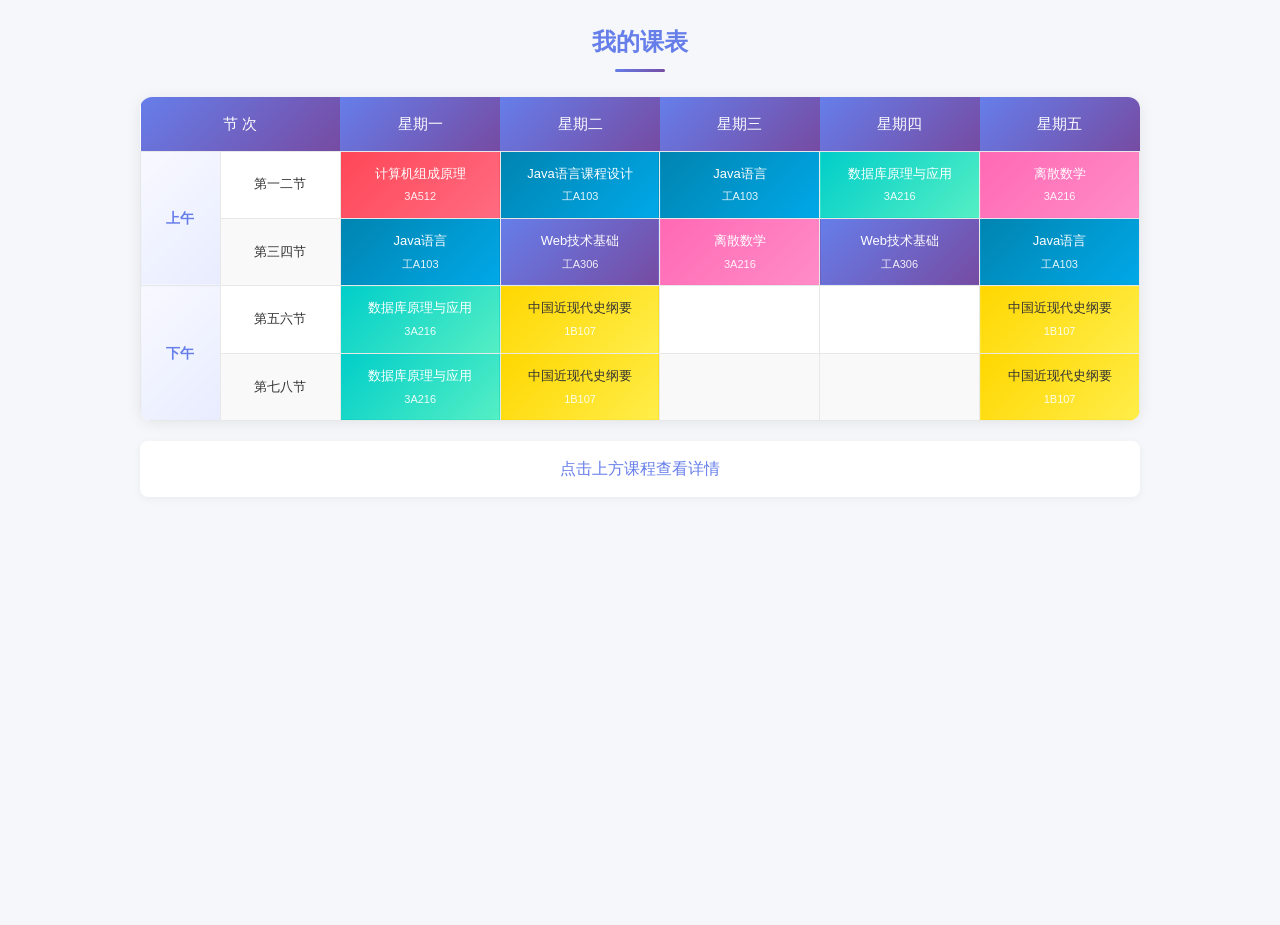
<file: 人工智能二班3232707236徐佳伟/Projectxjw_V5.0/schedule.html>
<!DOCTYPE html>
<html lang="zh-CN">
<head>
    <meta charset="UTF-8">
    <meta name="viewport" content="width=device-width, initial-scale=1.0">
    <title>课表</title>
    <link rel="stylesheet" href="./css/common.css">
    <link rel="stylesheet" href="./css/schedule.css">
</head>
<body>
    <h3>我的课表</h3>

    <table>
        <colgroup>
            <col style="width: 8%;">
            <col style="width: 12%;">
            <col>
            <col>
            <col>
            <col>
            <col>
        </colgroup>

        <thead>
            <tr>
                <th colspan="2">节 次</th>
                <th>星期一</th>
                <th>星期二</th>
                <th>星期三</th>
                <th>星期四</th>
                <th>星期五</th>
            </tr>
        </thead>

        <tbody>
            <tr>
                <td rowspan="2">上午</td>
                <td>第一二节</td>
                <td class="computer-course">计算机组成原理<b>3A512</b></td>
                <td class="java-course">Java语言课程设计<b>工A103</b></td>
                <td class="java-course">Java语言<b>工A103</b></td>
                <td class="database-course">数据库原理与应用<b>3A216</b></td>
                <td class="math-course">离散数学<b>3A216</b></td>
            </tr>

            <tr>
                <td>第三四节</td>
                <td class="java-course">Java语言<b>工A103</b></td>
                <td class="web-course">Web技术基础<b>工A306</b></td>
                <td class="math-course">离散数学<b>3A216</b></td>
                <td class="web-course">Web技术基础<b>工A306</b></td>
                <td class="java-course">Java语言<b>工A103</b></td>
            </tr>

            <tr>
                <td rowspan="2">下午</td>
                <td>第五六节</td>
                <td class="database-course">数据库原理与应用<b>3A216</b></td>
                <td class="history-course">中国近现代史纲要<b>1B107</b></td>
                <td></td>
                <td></td>
                <td class="history-course">中国近现代史纲要<b>1B107</b></td>
            </tr>

            <tr>
                <td>第七八节</td>
                <td class="database-course">数据库原理与应用<b>3A216</b></td>
                <td class="history-course">中国近现代史纲要<b>1B107</b></td>
                <td></td>
                <td></td>
                <td class="history-course">中国近现代史纲要<b>1B107</b></td>
            </tr>
        </tbody>
    </table>

    <div id="course-info">点击上方课程查看详情</div>

    <script>
        /**
         * 课表交互功能
         * 点击课程单元格显示课程详情
         */
        document.addEventListener('DOMContentLoaded', function() {
            var infoDiv = document.getElementById('course-info');

            // 使用事件委托处理点击
            document.querySelector('tbody').addEventListener('click', function(e) {
                var target = e.target;

                // 判断点击的是课程单元格
                if (target.tagName === 'TD' && target.innerText.trim() !== '') {
                    // 从课程单元格中提取课程名称
                    var courseText = target.innerText.trim();
                    var courseName = courseText.split(/\d/)[0].split(/工/)[0].trim();

                    // 更新显示区域
                    infoDiv.innerHTML = '<strong>' + courseName + '</strong> - 点击查看详情';
                    infoDiv.style.animation = 'none';
                    infoDiv.offsetHeight; // 触发重绘
                    infoDiv.style.animation = 'fadeInUp 0.5s ease';
                }
            });
        });
    </script>
</body>
</html>
</file>
<file: 人工智能二班3232707236徐佳伟/Projectxjw_V5.0/css/common.css>
/**
 * 全局公共样式
 * 包含：重置样式、通用类、工具类
 */

/* ========== 全局重置 ========== */
* {
    margin: 0;
    padding: 0;
    box-sizing: border-box;
}

html {
    scroll-behavior: smooth;
    -webkit-text-size-adjust: 100%;
    -ms-text-size-adjust: 100%;
}

body {
    font-family: 'Microsoft YaHei', 'PingFang SC', 'Helvetica Neue', Arial, sans-serif;
    font-size: 14px;
    line-height: 1.6;
    color: #333;
    background-color: #f5f7fa;
    min-height: 100vh;
}

/* ========== 链接样式 ========== */
a {
    color: #667eea;
    text-decoration: none;
    transition: color 0.3s ease;
}

a:hover {
    color: #764ba2;
    text-decoration: underline;
}

/* ========== 标题样式 ========== */
h1, h2, h3, h4, h5, h6 {
    font-weight: 600;
    line-height: 1.4;
    color: #333;
}

h3 {
    text-align: center;
    color: #667eea;
    margin: 25px 0;
    font-size: 24px;
    position: relative;
}

h3::after {
    content: '';
    display: block;
    width: 50px;
    height: 3px;
    background: linear-gradient(135deg, #667eea 0%, #764ba2 100%);
    margin: 10px auto 0;
    border-radius: 2px;
}

/* ========== 段落样式 ========== */
p {
    margin-bottom: 15px;
    font-size: 16px;
    line-height: 1.8;
}

/* ========== 图片样式 ========== */
img {
    max-width: 100%;
    height: auto;
    display: block;
}

/* ========== 表格样式 ========== */
table {
    border-collapse: collapse;
    width: 100%;
    margin: 20px 0;
}

th, td {
    padding: 12px 15px;
    text-align: left;
    border: 1px solid #e0e0e0;
}

th {
    background: linear-gradient(135deg, #667eea 0%, #764ba2 100%);
    color: #fff;
    font-weight: 500;
}

tr:nth-child(even) {
    background-color: #f9f9f9;
}

tr:hover {
    background-color: #f0f4ff;
}

/* ========== 表单元素 ========== */
input[type="text"],
input[type="password"],
input[type="email"],
input[type="number"],
input[type="date"],
input[type="tel"],
textarea,
select {
    width: 100%;
    padding: 10px 12px;
    border: 2px solid #e0e0e0;
    border-radius: 6px;
    font-size: 14px;
    font-family: inherit;
    transition: border-color 0.3s, box-shadow 0.3s;
    outline: none;
    background: #fff;
}

input[type="text"]:focus,
input[type="password"]:focus,
input[type="email"]:focus,
input[type="number"]:focus,
input[type="date"]:focus,
input[type="tel"]:focus,
textarea:focus,
select:focus {
    border-color: #667eea;
    box-shadow: 0 0 0 3px rgba(102, 126, 234, 0.1);
}

/* ========== 按钮样式 ========== */
button, .btn {
    display: inline-block;
    padding: 10px 20px;
    background: linear-gradient(135deg, #667eea 0%, #764ba2 100%);
    color: #fff;
    border: none;
    border-radius: 6px;
    font-size: 14px;
    font-family: inherit;
    cursor: pointer;
    transition: all 0.3s ease;
    text-align: center;
}

button:hover, .btn:hover {
    transform: translateY(-2px);
    box-shadow: 0 5px 15px rgba(102, 126, 234, 0.3);
}

button:active, .btn:active {
    transform: translateY(0);
}

/* ========== 通用工具类 ========== */

/* Flex布局 */
.flex {
    display: flex;
}

.flex-center {
    display: flex;
    justify-content: center;
    align-items: center;
}

.flex-between {
    display: flex;
    justify-content: space-between;
    align-items: center;
}

.flex-wrap {
    flex-wrap: wrap;
}

.flex-column {
    flex-direction: column;
}

/* 文本对齐 */
.text-center {
    text-align: center;
}

.text-left {
    text-align: left;
}

.text-right {
    text-align: right;
}

/* 间距 */
.mt-10 { margin-top: 10px; }
.mt-20 { margin-top: 20px; }
.mt-30 { margin-top: 30px; }
.mb-10 { margin-bottom: 10px; }
.mb-20 { margin-bottom: 20px; }
.mb-30 { margin-bottom: 30px; }
.p-10 { padding: 10px; }
.p-20 { padding: 20px; }
.p-30 { padding: 30px; }

/* 隐藏/显示 */
.hidden {
    display: none !important;
}

.visible {
    display: block !important;
}

/* 圆角 */
.rounded {
    border-radius: 8px;
}

.rounded-lg {
    border-radius: 12px;
}

/* 阴影 */
.shadow {
    box-shadow: 0 2px 10px rgba(0, 0, 0, 0.1);
}

.shadow-lg {
    box-shadow: 0 5px 20px rgba(0, 0, 0, 0.15);
}

/* ========== 卡片样式 ========== */
.card, .box {
    background: #fff;
    border-radius: 12px;
    padding: 20px;
    box-shadow: 0 2px 10px rgba(0, 0, 0, 0.05);
    transition: all 0.3s ease;
}

.card:hover, .box:hover {
    box-shadow: 0 5px 20px rgba(0, 0, 0, 0.1);
}

/* ========== 列表样式 ========== */
ul, ol {
    padding-left: 20px;
}

li {
    margin-bottom: 8px;
}

/* ========== 代码样式 ========== */
code {
    background: #f4f4f4;
    padding: 2px 6px;
    border-radius: 4px;
    font-family: 'Consolas', 'Monaco', monospace;
    font-size: 13px;
    color: #e96900;
}

pre {
    background: #282c34;
    color: #abb2bf;
    padding: 15px;
    border-radius: 8px;
    overflow-x: auto;
    margin: 15px 0;
}

pre code {
    background: none;
    color: inherit;
    padding: 0;
}

/* ========== 响应式工具类 ========== */
@media (max-width: 768px) {
    .hide-mobile {
        display: none !important;
    }

    h3 {
        font-size: 20px;
        margin: 20px 0;
    }

    p {
        font-size: 14px;
    }
}

@media (min-width: 769px) {
    .hide-desktop {
        display: none !important;
    }
}

/* ========== 动画工具类 ========== */
.animate-fadeIn {
    animation: fadeIn 0.5s ease;
}

.animate-fadeInUp {
    animation: fadeInUp 0.5s ease;
}

.animate-slideInLeft {
    animation: slideInLeft 0.5s ease;
}

@keyframes fadeIn {
    from { opacity: 0; }
    to { opacity: 1; }
}

@keyframes fadeInUp {
    from {
        opacity: 0;
        transform: translateY(20px);
    }
    to {
        opacity: 1;
        transform: translateY(0);
    }
}

@keyframes slideInLeft {
    from {
        opacity: 0;
        transform: translateX(-20px);
    }
    to {
        opacity: 1;
        transform: translateX(0);
    }
}

/* ========== 过渡动画 ========== */
.transition-all {
    transition: all 0.3s ease;
}

.transition-fast {
    transition: all 0.15s ease;
}

.transition-slow {
    transition: all 0.5s ease;
}
</file>
<file: 人工智能二班3232707236徐佳伟/Projectxjw_V5.0/css/index.css>
/**
 * 主页面样式
 * 包含：头部、导航、内容区、页脚、响应式布局
 */

/* ========== 全局重置 ========== */
* {
    margin: 0;
    padding: 0;
    box-sizing: border-box;
}

html {
    scroll-behavior: smooth;
}

body {
    font-family: 'Microsoft YaHei', 'PingFang SC', 'Helvetica Neue', Arial, sans-serif;
    background-color: #f5f7fa;
    color: #333;
    line-height: 1.6;
    min-height: 100vh;
    display: flex;
    flex-direction: column;
}

/* ========== 页面头部 ========== */
.site-header {
    background: linear-gradient(135deg, #667eea 0%, #764ba2 100%);
    color: #fff;
    padding: 15px 0;
    box-shadow: 0 2px 15px rgba(0, 0, 0, 0.1);
    position: sticky;
    top: 0;
    z-index: 100;
}

.header-content {
    max-width: 1200px;
    margin: 0 auto;
    padding: 0 20px;
    display: flex;
    justify-content: space-between;
    align-items: center;
    flex-wrap: wrap;
    gap: 10px;
}

.site-title {
    font-size: 24px;
    font-weight: 600;
    text-shadow: 1px 1px 3px rgba(0, 0, 0, 0.2);
}

.header-right {
    display: flex;
    align-items: center;
    gap: 20px;
}

.time-display {
    font-size: 14px;
    opacity: 0.9;
}

.user-area {
    display: flex;
    align-items: center;
    gap: 10px;
}

.welcome-msg {
    font-size: 14px;
    margin-right: 5px;
}

.btn-login,
.btn-register,
.btn-logout {
    padding: 8px 16px;
    border: none;
    border-radius: 6px;
    font-size: 14px;
    cursor: pointer;
    transition: all 0.3s ease;
}

.btn-login {
    background: rgba(255, 255, 255, 0.2);
    color: #fff;
    border: 1px solid rgba(255, 255, 255, 0.3);
}

.btn-login:hover {
    background: rgba(255, 255, 255, 0.3);
}

.btn-register {
    background: #fff;
    color: #667eea;
}

.btn-register:hover {
    background: #f0f0f0;
    transform: translateY(-1px);
}

.btn-logout {
    background: rgba(255, 255, 255, 0.15);
    color: #fff;
    border: 1px solid rgba(255, 255, 255, 0.3);
}

.btn-logout:hover {
    background: rgba(255, 255, 255, 0.25);
}

/* ========== 主导航栏 ========== */
.main-nav {
    background: #fff;
    box-shadow: 0 2px 10px rgba(0, 0, 0, 0.08);
    position: sticky;
    top: 70px;
    z-index: 99;
}

.nav-content {
    max-width: 1200px;
    margin: 0 auto;
    padding: 0 20px;
    display: flex;
    align-items: center;
}

.nav-links {
    display: flex;
    align-items: center;
    flex-wrap: wrap;
    width: 100%;
}

.nav-link {
    display: flex;
    align-items: center;
    gap: 6px;
    padding: 15px 18px;
    color: #555;
    text-decoration: none;
    font-size: 15px;
    transition: all 0.3s ease;
    position: relative;
    white-space: nowrap;
}

.nav-link::after {
    content: '';
    position: absolute;
    bottom: 0;
    left: 50%;
    transform: translateX(-50%);
    width: 0;
    height: 3px;
    background: linear-gradient(135deg, #667eea 0%, #764ba2 100%);
    border-radius: 2px;
    transition: width 0.3s ease;
}

.nav-link:hover {
    color: #667eea;
    background: rgba(102, 126, 234, 0.05);
}

.nav-link:hover::after {
    width: 60%;
}

.nav-link.active {
    color: #667eea;
    font-weight: 500;
}

.nav-link.active::after {
    width: 60%;
}

.nav-icon {
    font-size: 18px;
}

/* 移动端导航按钮 */
.nav-toggle {
    display: none;
    flex-direction: column;
    gap: 5px;
    background: none;
    border: none;
    cursor: pointer;
    padding: 10px;
}

.nav-toggle span {
    display: block;
    width: 25px;
    height: 3px;
    background: #555;
    border-radius: 2px;
    transition: all 0.3s ease;
}

.nav-toggle.active span:nth-child(1) {
    transform: rotate(45deg) translate(5px, 5px);
}

.nav-toggle.active span:nth-child(2) {
    opacity: 0;
}

.nav-toggle.active span:nth-child(3) {
    transform: rotate(-45deg) translate(7px, -6px);
}

/* ========== 主内容区 ========== */
.main-content {
    flex: 1;
    max-width: 1200px;
    margin: 20px auto;
    padding: 0 20px;
    width: 100%;
}

.content-article {
    background: #fff;
    border-radius: 12px;
    box-shadow: 0 2px 15px rgba(0, 0, 0, 0.05);
    overflow: hidden;
}

/* ========== 介绍卡片 ========== */
.intro-cards {
    display: flex;
    justify-content: center;
    gap: 25px;
    padding: 40px 30px;
    background: linear-gradient(to bottom, #f8f9ff, #fff);
}

.card {
    flex: 1;
    max-width: 300px;
    background: #fff;
    border-radius: 12px;
    padding: 30px 25px;
    text-align: center;
    box-shadow: 0 4px 15px rgba(0, 0, 0, 0.08);
    transition: all 0.3s ease;
    animation: fadeInUp 0.6s ease both;
}

.card:hover {
    transform: translateY(-8px);
    box-shadow: 0 12px 30px rgba(102, 126, 234, 0.2);
}

.card-icon {
    font-size: 48px;
    margin-bottom: 15px;
    animation: bounce 2s ease infinite;
}

.card:nth-child(2) .card-icon {
    animation-delay: 0.3s;
}

.card:nth-child(3) .card-icon {
    animation-delay: 0.6s;
}

@keyframes bounce {
    0%, 100% { transform: translateY(0); }
    50% { transform: translateY(-10px); }
}

.card h3 {
    color: #333;
    font-size: 20px;
    margin-bottom: 12px;
}

.card p {
    color: #666;
    font-size: 14px;
    line-height: 1.8;
}

/* ========== 多媒体展示区 ========== */
.media-section {
    padding: 40px 30px;
    background: #f8f9ff;
}

.section-title {
    text-align: center;
    font-size: 24px;
    color: #333;
    margin-bottom: 30px;
    position: relative;
}

.section-title::after {
    content: '';
    display: block;
    width: 50px;
    height: 3px;
    background: linear-gradient(135deg, #667eea 0%, #764ba2 100%);
    margin: 10px auto 0;
    border-radius: 2px;
}

.media-container {
    display: flex;
    gap: 30px;
    max-width: 900px;
    margin: 0 auto;
}

.media-item {
    flex: 1;
    background: #fff;
    border-radius: 12px;
    padding: 25px;
    box-shadow: 0 2px 10px rgba(0, 0, 0, 0.05);
}

.media-item h4 {
    color: #333;
    margin-bottom: 15px;
    font-size: 18px;
}

.demo-video {
    width: 100%;
    max-height: 250px;
    border-radius: 8px;
    background: #000;
}

.demo-audio {
    width: 100%;
    margin-bottom: 15px;
}

.audio-visual {
    display: flex;
    align-items: center;
    gap: 10px;
    padding: 15px;
    background: linear-gradient(135deg, #667eea20, #764ba220);
    border-radius: 8px;
    font-size: 16px;
}

/* ========== iframe区域 ========== */
.iframe-section {
    padding: 40px 30px;
}

.mainFrame {
    width: 100%;
    min-height: 600px;
    border: none;
    border-radius: 8px;
    box-shadow: 0 2px 10px rgba(0, 0, 0, 0.05);
    background: #fff;
}

/* ========== 页脚 ========== */
.site-footer {
    background: linear-gradient(135deg, #667eea 0%, #764ba2 100%);
    color: #fff;
    padding: 25px 0;
    margin-top: auto;
}

.footer-content {
    max-width: 1200px;
    margin: 0 auto;
    padding: 0 20px;
    display: flex;
    justify-content: space-between;
    align-items: center;
    flex-wrap: wrap;
    gap: 15px;
}

.footer-info p {
    margin: 5px 0;
    font-size: 14px;
    opacity: 0.9;
}

.footer-links a {
    color: #fff;
    text-decoration: none;
    opacity: 0.8;
    transition: opacity 0.3s;
}

.footer-links a:hover {
    opacity: 1;
}

/* ========== CSS3动画 ========== */
@keyframes fadeInUp {
    from {
        opacity: 0;
        transform: translateY(30px);
    }
    to {
        opacity: 1;
        transform: translateY(0);
    }
}

@keyframes fadeIn {
    from { opacity: 0; }
    to { opacity: 1; }
}

@keyframes slideInLeft {
    from {
        opacity: 0;
        transform: translateX(-30px);
    }
    to {
        opacity: 1;
        transform: translateX(0);
    }
}

@keyframes pulse {
    0%, 100% { transform: scale(1); }
    50% { transform: scale(1.05); }
}

/* ========== 响应式布局 ========== */

/* 平板设备 */
@media (max-width: 992px) {
    .header-content {
        flex-direction: column;
        text-align: center;
    }

    .header-right {
        flex-direction: column;
        gap: 10px;
    }

    .intro-cards {
        flex-direction: column;
        align-items: center;
    }

    .card {
        max-width: 100%;
    }

    .media-container {
        flex-direction: column;
    }
}

/* 手机设备 */
@media (max-width: 768px) {
    .site-title {
        font-size: 18px;
    }

    .nav-toggle {
        display: flex;
    }

    .nav-links {
        display: none;
        flex-direction: column;
        width: 100%;
        background: #fff;
        box-shadow: 0 5px 15px rgba(0, 0, 0, 0.1);
    }

    .nav-links.show {
        display: flex;
        animation: slideDown 0.3s ease;
    }

    @keyframes slideDown {
        from {
            opacity: 0;
            transform: translateY(-10px);
        }
        to {
            opacity: 1;
            transform: translateY(0);
        }
    }

    .nav-link {
        padding: 12px 20px;
        border-bottom: 1px solid #f0f0f0;
    }

    .nav-link::after {
        display: none;
    }

    .intro-cards {
        padding: 25px 15px;
    }

    .card {
        padding: 20px;
    }

    .card-icon {
        font-size: 36px;
    }

    .media-section,
    .iframe-section {
        padding: 25px 15px;
    }

    .mainFrame {
        min-height: 500px;
    }

    .footer-content {
        flex-direction: column;
        text-align: center;
    }

    .btn-login,
    .btn-register,
    .btn-logout {
        padding: 6px 12px;
        font-size: 13px;
    }
}

/* 小屏手机 */
@media (max-width: 480px) {
    .site-header {
        padding: 10px 0;
    }

    .site-title {
        font-size: 16px;
    }

    .card h3 {
        font-size: 17px;
    }

    .card p {
        font-size: 13px;
    }

    .section-title {
        font-size: 20px;
    }

    .mainFrame {
        min-height: 400px;
    }
}

/* ========== 隐藏滚动条 ========== */
::-webkit-scrollbar {
    width: 6px;
    height: 6px;
}

::-webkit-scrollbar-track {
    background: #f1f1f1;
}

::-webkit-scrollbar-thumb {
    background: #c1c1c1;
    border-radius: 3px;
}

::-webkit-scrollbar-thumb:hover {
    background: #a1a1a1;
}
</file>
<file: 人工智能二班3232707236徐佳伟/Projectxjw_V5.0/css/login.css>
/**
 * 登录注册模块样式
 * 包含：弹窗、表单、提示信息、动画效果
 */

/* ========== 弹窗遮罩层 ========== */
.modal-overlay {
    display: none;
    position: fixed;
    top: 0;
    left: 0;
    width: 100%;
    height: 100%;
    background-color: rgba(0, 0, 0, 0.5);
    z-index: 1000;
    justify-content: center;
    align-items: center;
    backdrop-filter: blur(3px);
    -webkit-backdrop-filter: blur(3px);
}

.modal-overlay.show {
    display: flex;
    animation: fadeIn 0.3s ease;
}

/* ========== 弹窗主体 ========== */
.modal-box {
    background: #fff;
    border-radius: 12px;
    width: 400px;
    max-width: 90%;
    box-shadow: 0 20px 60px rgba(0, 0, 0, 0.3);
    transform: translateY(-20px);
    opacity: 0;
    animation: slideDown 0.3s ease forwards;
    overflow: hidden;
}

@keyframes slideDown {
    to {
        transform: translateY(0);
        opacity: 1;
    }
}

@keyframes fadeIn {
    from { opacity: 0; }
    to { opacity: 1; }
}

/* ========== 弹窗头部 ========== */
.modal-header {
    display: flex;
    justify-content: space-between;
    align-items: center;
    padding: 20px 25px;
    background: linear-gradient(135deg, #667eea 0%, #764ba2 100%);
    color: #fff;
}

.modal-header h3 {
    margin: 0;
    font-size: 20px;
    font-weight: 600;
}

.modal-close {
    background: none;
    border: none;
    color: #fff;
    font-size: 28px;
    cursor: pointer;
    width: 36px;
    height: 36px;
    display: flex;
    align-items: center;
    justify-content: center;
    border-radius: 50%;
    transition: background-color 0.2s;
}

.modal-close:hover {
    background-color: rgba(255, 255, 255, 0.2);
}

/* ========== 表单样式 ========== */
.modal-form {
    padding: 25px;
}

.form-group {
    margin-bottom: 20px;
}

.form-group label {
    display: block;
    margin-bottom: 8px;
    font-size: 14px;
    font-weight: 500;
    color: #333;
}

.form-group input {
    width: 100%;
    padding: 12px 15px;
    border: 2px solid #e0e0e0;
    border-radius: 8px;
    font-size: 14px;
    transition: border-color 0.3s, box-shadow 0.3s;
    outline: none;
    box-sizing: border-box;
}

.form-group input:focus {
    border-color: #667eea;
    box-shadow: 0 0 0 3px rgba(102, 126, 234, 0.1);
}

.form-group input.error {
    border-color: #f56c6c;
}

.form-group input.success {
    border-color: #67c23a;
}

/* ========== 错误/成功提示 ========== */
.error-tip {
    display: block;
    color: #f56c6c;
    font-size: 12px;
    margin-top: 6px;
    min-height: 18px;
}

.success-tip {
    display: block;
    color: #67c23a;
    font-size: 12px;
    margin-top: 6px;
    min-height: 18px;
}

/* ========== 密码强度条 ========== */
.password-strength {
    height: 4px;
    background-color: #e0e0e0;
    border-radius: 2px;
    margin-top: 8px;
    overflow: hidden;
}

.strength-bar {
    height: 100%;
    width: 0%;
    border-radius: 2px;
    transition: width 0.3s ease, background-color 0.3s ease;
}

.strength-text {
    display: inline-block;
    font-size: 12px;
    margin-top: 4px;
}

/* ========== 提交按钮 ========== */
.btn-submit {
    width: 100%;
    padding: 14px;
    background: linear-gradient(135deg, #667eea 0%, #764ba2 100%);
    color: #fff;
    border: none;
    border-radius: 8px;
    font-size: 16px;
    font-weight: 600;
    cursor: pointer;
    transition: transform 0.2s, box-shadow 0.2s;
    margin-top: 10px;
}

.btn-submit:hover {
    transform: translateY(-2px);
    box-shadow: 0 5px 20px rgba(102, 126, 234, 0.4);
}

.btn-submit:active {
    transform: translateY(0);
}

/* ========== 表单底部链接 ========== */
.form-footer {
    text-align: center;
    margin-top: 20px;
    font-size: 14px;
    color: #666;
}

.form-footer a {
    color: #667eea;
    text-decoration: none;
    font-weight: 500;
}

.form-footer a:hover {
    text-decoration: underline;
}

/* ========== 提示弹窗(Toast) ========== */
.toast-container {
    position: fixed;
    top: 20px;
    right: 20px;
    z-index: 2000;
    display: flex;
    flex-direction: column;
    gap: 10px;
}

.toast {
    display: flex;
    align-items: center;
    padding: 14px 20px;
    border-radius: 8px;
    color: #fff;
    font-size: 14px;
    box-shadow: 0 4px 12px rgba(0, 0, 0, 0.15);
    transform: translateX(120%);
    transition: transform 0.3s ease;
    min-width: 250px;
}

.toast.show {
    transform: translateX(0);
}

.toast-success {
    background-color: #67c23a;
}

.toast-error {
    background-color: #f56c6c;
}

.toast-info {
    background-color: #409eff;
}

.toast-icon {
    margin-right: 10px;
    font-size: 18px;
    font-weight: bold;
}

.toast-message {
    flex: 1;
}

/* ========== 响应式适配 ========== */
@media (max-width: 480px) {
    .modal-box {
        width: 95%;
        margin: 10px;
    }

    .modal-header {
        padding: 15px 20px;
    }

    .modal-form {
        padding: 20px;
    }

    .toast-container {
        top: 10px;
        right: 10px;
        left: 10px;
    }

    .toast {
        min-width: auto;
    }
}
</file>
<file: 人工智能二班3232707236徐佳伟/Projectxjw_V5.0/css/carousel.css>
/**
 * 轮播图样式
 * 包含：轮播容器、幻灯片、控制按钮、指示点、动画效果
 */

/* ========== 轮播图容器 ========== */
.carousel-section {
    width: 100%;
    overflow: hidden;
    position: relative;
}

.carousel-container {
    position: relative;
    width: 100%;
    max-width: 1200px;
    margin: 0 auto;
    overflow: hidden;
    border-radius: 12px;
    box-shadow: 0 4px 20px rgba(0, 0, 0, 0.15);
}

/* ========== 轮播轨道 ========== */
.carousel-track {
    display: flex;
    transition: transform 0.5s cubic-bezier(0.25, 0.46, 0.45, 0.94);
    will-change: transform;
}

/* ========== 幻灯片 ========== */
.carousel-slide {
    min-width: 100%;
    position: relative;
    overflow: hidden;
}

.slide-content {
    height: 350px;
    display: flex;
    flex-direction: column;
    justify-content: center;
    align-items: center;
    text-align: center;
    color: #fff;
    padding: 20px;
    box-sizing: border-box;
}

/* ========== 幻灯片背景 ========== */
.slide-1 {
    background: linear-gradient(135deg, #667eea 0%, #764ba2 100%);
}

.slide-2 {
    background: linear-gradient(135deg, #f093fb 0%, #f5576c 100%);
}

.slide-3 {
    background: linear-gradient(135deg, #4facfe 0%, #00f2fe 100%);
}

.slide-4 {
    background: linear-gradient(135deg, #43e97b 0%, #38f9d7 100%);
}

/* ========== 幻灯片文字 ========== */
.slide-content h2 {
    font-size: 36px;
    margin: 0 0 15px 0;
    text-shadow: 2px 2px 4px rgba(0, 0, 0, 0.3);
    animation: fadeInUp 0.8s ease;
}

.slide-content p {
    font-size: 18px;
    margin: 0;
    opacity: 0.9;
    text-shadow: 1px 1px 2px rgba(0, 0, 0, 0.3);
    animation: fadeInUp 0.8s ease 0.2s both;
}

@keyframes fadeInUp {
    from {
        opacity: 0;
        transform: translateY(30px);
    }
    to {
        opacity: 1;
        transform: translateY(0);
    }
}

/* ========== 控制按钮 ========== */
.carousel-btn {
    position: absolute;
    top: 50%;
    transform: translateY(-50%);
    background: rgba(255, 255, 255, 0.2);
    backdrop-filter: blur(10px);
    -webkit-backdrop-filter: blur(10px);
    color: #fff;
    border: none;
    width: 50px;
    height: 50px;
    border-radius: 50%;
    font-size: 24px;
    cursor: pointer;
    z-index: 10;
    transition: all 0.3s ease;
    display: flex;
    align-items: center;
    justify-content: center;
    opacity: 0;
}

.carousel-container:hover .carousel-btn {
    opacity: 1;
}

.carousel-btn:hover {
    background: rgba(255, 255, 255, 0.4);
    transform: translateY(-50%) scale(1.1);
}

.carousel-prev {
    left: 20px;
}

.carousel-next {
    right: 20px;
}

/* ========== 指示点 ========== */
.carousel-dots {
    position: absolute;
    bottom: 20px;
    left: 50%;
    transform: translateX(-50%);
    display: flex;
    gap: 10px;
    z-index: 10;
}

.carousel-dot {
    width: 12px;
    height: 12px;
    border-radius: 50%;
    background: rgba(255, 255, 255, 0.5);
    cursor: pointer;
    transition: all 0.3s ease;
}

.carousel-dot:hover {
    background: rgba(255, 255, 255, 0.8);
}

.carousel-dot.active {
    background: #fff;
    transform: scale(1.2);
    box-shadow: 0 0 10px rgba(255, 255, 255, 0.5);
}

/* ========== 响应式适配 ========== */
@media (max-width: 768px) {
    .slide-content {
        height: 250px;
    }

    .slide-content h2 {
        font-size: 24px;
    }

    .slide-content p {
        font-size: 14px;
    }

    .carousel-btn {
        width: 40px;
        height: 40px;
        font-size: 18px;
    }

    .carousel-prev {
        left: 10px;
    }

    .carousel-next {
        right: 10px;
    }

    .carousel-dot {
        width: 10px;
        height: 10px;
    }
}

@media (max-width: 480px) {
    .slide-content {
        height: 200px;
    }

    .slide-content h2 {
        font-size: 20px;
    }

    .slide-content p {
        font-size: 13px;
    }

    .carousel-btn {
        width: 35px;
        height: 35px;
        font-size: 16px;
    }
}
</file>
<file: 人工智能徐佳伟3232707236实验三/Webxjw_V3.0/css/index.css>
.mainFrame {
  width: 100%;
  height: 100vh;
  border: none;
  overflow: hidden;
  background-color: aquamarine;
}
* {
  margin: 0;
  padding: 0;
  box-sizing: border-box;
}
.header {
  text-align: center;
  padding: 15px 0;
  color: blue;
}
.time {
  color: red;
  font-size: 20px;
  margin-left: auto;
  padding-right: 20px;
}
.nav {
  color: blue;
  display: flex;
  text-decoration: underline;
  padding: 5px 0;
  position: sticky;
  top: 0;
  background: url(../top-bg.gif) center/cover;
}
.nav a {
  color: blue;
  text-decoration: none;
  padding: 5px 10px;
  margin: 0 20px;
  transition: all 0.3s ease;
  font-size: 20px;
}
.nav a:hover {
  color: red;
  font-size: 25px;
  text-decoration: underline;
}
.footer {
  position: fixed;
  bottom: 0;
  width: 100%;
  text-align: center;
  color: #ff69b4;
  padding: 10px 0;
  font-size: 15px;
  background: url(../top-bg.gif) center/cover;
  z-index: 100;
  height: 50px;
}
</file>
<file: 人工智能徐佳伟3232707236实验三/Webxjw_V3.0/css/common.css>
::-webkit-scrollbar {
  width: 0px;
  height: 0px;
  background: transparent;
}
html {
  scrollbar-width: none;
}
html {
  -ms-overflow-style: none;
}
html,
body {
  width: 100%;
  height: 100%;
  margin: 0;
  padding: 0;
  overflow-x: hidden;
}
.mainFrame {
  width: 100%;
  border: none;
  display: block;
}
</file>
<file: 人工智能徐佳伟3232707236实验二/Webxjw_V2.0/css/index.css>
.mainFrame
{
    width: 100%;
    height: 100vh;
    border: none;
    overflow: hidden;
    background-color: aquamarine;
}
*
{
    margin: 0;
    padding: 0;
    box-sizing: border-box;
}
.header
{
    text-align: center;
    padding: 15px 0;
    color: blue;
}
.nav
{
    color: blue;
    display: flex;
    text-decoration: underline;
    padding: 5px 0;
    position: sticky;
    top: 0;
    background:url(../top-bg.gif) center/cover;
}
.nav a
{
    color: blue;
    text-decoration: none;
    padding: 5px 10px;
    margin: 0 20px;
    transition: all 0.3s ease;
    font-size: 20px;
}
.nav a:hover
{
    color:red;
    font-size: 25px;
    text-decoration: underline;
}
.footer 
{
    position: fixed;
    bottom: 0;
    width: 100%;
    text-align: center;
    color: #ff69b4;
    padding: 10px 0;
    font-size: 15px;
    background:url(../top-bg.gif) center/cover;
}
</file>
<file: 人工智能徐佳伟3232707236实验二/Webxjw_V2.0/css/common.css>
::-webkit-scrollbar {
    width: 0px;
    height: 0px;
    background: transparent; 
}
html {
    scrollbar-width: none;
}
html {
    -ms-overflow-style: none;
}
html, body {
    height: 100%;
    overflow: auto;
}
</file>
<file: 人工智能徐佳伟3232707236实验四/Webxjw_V4.0/css/index.css>
.mainFrame {
  width: 100%;
  min-height: 2200px;
  border: none;
  display: block;
  background-color: aquamarine;
}
* {
  margin: 0;
  padding: 0;
  box-sizing: border-box;
}
.header {
  text-align: center;
  padding: 15px 0;
  color: blue;
}
.time {
  color: red;
  font-size: 20px;
  margin-left: auto;
  padding-right: 20px;
}
.nav {
  color: blue;
  display: flex;
  align-items: center;
  justify-content: flex-start;
  padding: 5px 5px;
  position: sticky;
  top: 0;
  width: 100%;
  background: url(../top-bg.gif) center/cover;
  z-index: 100;
}
.nav a {
  color: blue;
  padding: 5px 10px;
  margin: 0 10px;
  transition: all 0.3s ease;
  text-decoration: underline;
  font-size: 20px;
}
.nav a:hover {
  color: red;
  font-size: 25px;
  text-decoration: underline;
}
.footer {
  position: fixed;
  bottom: 0;
  width: 100%;
  text-align: center;
  color: #ff69b4;
  padding: 10px 0;
  font-size: 15px;
  background: url(../top-bg.gif) center/cover;
  z-index: 100;
  height: 50px;
}
</file>
<file: 人工智能徐佳伟3232707236实验四/Webxjw_V4.0/css/common.css>
::-webkit-scrollbar {
  width: 0px;
  height: 0px;
  background: transparent;
}
html {
  scrollbar-width: none;
}
html {
  -ms-overflow-style: none;
}
html,
body {
  width: 100%;
  height: 100%;
  margin: 0;
  padding: 0;
  overflow-x: hidden;
}
.mainFrame {
  width: 100%;
  border: none;
  display: block;
}
</file>
<file: 人工智能二班3232707236徐佳伟/Projectxjw_V5.0/css/book.css>
/**
 * 教材页面样式
 * 包含：书籍容器、书籍卡片、悬停动画、响应式布局
 */

/* ========== 页面标题 ========== */
h3 {
    color: #667eea;
    text-align: center;
    margin: 25px 0;
    font-size: 24px;
    position: relative;
}

h3::after {
    content: '';
    display: block;
    width: 50px;
    height: 3px;
    background: linear-gradient(135deg, #667eea 0%, #764ba2 100%);
    margin: 10px auto 0;
    border-radius: 2px;
}

/* ========== 书籍容器 ========== */
.book-container {
    display: flex;
    justify-content: center;
    flex-wrap: wrap;
    gap: 40px;
    padding: 20px 30px 40px;
    max-width: 1200px;
    margin: 0 auto;
}

/* ========== 课程盒子 ========== */
.course-box {
    display: flex;
    flex-direction: column;
    align-items: center;
    width: 200px;
    background: #fff;
    border-radius: 12px;
    padding: 25px 20px;
    box-shadow: 0 2px 15px rgba(0, 0, 0, 0.08);
    transition: all 0.3s ease;
    animation: fadeInUp 0.6s ease both;
}

.course-box:nth-child(1) { animation-delay: 0.1s; }
.course-box:nth-child(2) { animation-delay: 0.2s; }
.course-box:nth-child(3) { animation-delay: 0.3s; }
.course-box:nth-child(4) { animation-delay: 0.4s; }
.course-box:nth-child(5) { animation-delay: 0.5s; }

@keyframes fadeInUp {
    from {
        opacity: 0;
        transform: translateY(20px);
    }
    to {
        opacity: 1;
        transform: translateY(0);
    }
}

.course-box:hover {
    transform: translateY(-8px);
    box-shadow: 0 12px 30px rgba(102, 126, 234, 0.2);
}

/* ========== 课程标题 ========== */
.course-box h4 {
    color: #333;
    font-size: 16px;
    margin-bottom: 15px;
    text-align: center;
}

/* ========== 标签 ========== */
.tag {
    display: inline-block;
    background: linear-gradient(135deg, #667eea 0%, #764ba2 100%);
    color: #fff;
    padding: 4px 12px;
    border-radius: 20px;
    font-size: 12px;
    font-weight: 500;
    margin-bottom: 12px;
}

/* ========== 书籍图片容器 ========== */
.book-item {
    display: flex;
    flex-direction: column;
    gap: 10px;
    margin-bottom: 10px;
    align-items: center;
}

/* ========== 书籍图片 ========== */
.book-item img {
    width: 140px;
    height: 190px;
    object-fit: cover;
    cursor: pointer;
    transition: all 0.4s cubic-bezier(0.25, 0.46, 0.45, 0.94);
    border-radius: 6px;
    box-shadow: 0 3px 10px rgba(0, 0, 0, 0.15);
    position: relative;
    z-index: 1;
}

.book-item img:hover {
    transform: scale(1.08) rotate(2deg);
    box-shadow: 0 10px 30px rgba(0, 0, 0, 0.25);
    z-index: 10;
}

/* 横向排列的书籍 */
.book-item.row {
    flex-direction: row;
    flex-wrap: wrap;
    justify-content: center;
}

.book-item.row img {
    width: 100px;
    height: 140px;
}

.book-item.row img:hover {
    transform: scale(1.1) rotate(-2deg);
}

/* ========== 隐藏滚动条 ========== */
html::-webkit-scrollbar {
    display: none;
}

/* ========== 响应式布局 ========== */
@media (max-width: 992px) {
    .book-container {
        gap: 25px;
        padding: 15px 20px 30px;
    }

    .course-box {
        width: 180px;
        padding: 20px 15px;
    }
}

@media (max-width: 768px) {
    .book-container {
        gap: 20px;
    }

    .course-box {
        width: 160px;
    }

    .book-item img {
        width: 120px;
        height: 160px;
    }
}

@media (max-width: 480px) {
    .book-container {
        gap: 15px;
        padding: 10px 15px 25px;
    }

    .course-box {
        width: 140px;
        padding: 15px 12px;
    }

    .book-item img {
        width: 100px;
        height: 140px;
    }

    .course-box h4 {
        font-size: 14px;
    }
}
</file>
<file: 人工智能二班3232707236徐佳伟/Projectxjw_V5.0/css/introduce.css>
/**
 * 课程简介页面样式
 * 包含：文章布局、特性列表、动画效果
 */

/* ========== 文章容器 ========== */
.intro-article {
    max-width: 900px;
    margin: 0 auto;
    padding: 20px;
}

/* ========== 文章头部 ========== */
.intro-header {
    text-align: center;
    margin-bottom: 30px;
}

.intro-header h3 {
    color: #667eea;
    font-size: 28px;
    margin: 0;
}

.intro-header h3::after {
    content: '';
    display: block;
    width: 60px;
    height: 3px;
    background: linear-gradient(135deg, #667eea 0%, #764ba2 100%);
    margin: 15px auto 0;
    border-radius: 2px;
}

/* ========== 内容区域 ========== */
.intro-content {
    display: flex;
    gap: 30px;
    animation: fadeInUp 0.6s ease;
}

@keyframes fadeInUp {
    from {
        opacity: 0;
        transform: translateY(20px);
    }
    to {
        opacity: 1;
        transform: translateY(0);
    }
}

/* ========== 文字介绍 ========== */
.intro-text {
    flex: 1;
    background: #fff;
    padding: 30px;
    border-radius: 12px;
    box-shadow: 0 2px 15px rgba(0, 0, 0, 0.05);
}

.intro-text p {
    font-size: 16px;
    line-height: 1.9;
    color: #444;
    margin-bottom: 20px;
    text-indent: 0;
}

.intro-text p:last-child {
    margin-bottom: 0;
}

/* 首字下沉效果 */
.drop-cap {
    float: left;
    font-size: 48px;
    line-height: 1;
    padding-right: 10px;
    padding-top: 5px;
    color: #667eea;
    font-weight: bold;
}

/* 强调文字 */
.intro-text em {
    font-style: normal;
    color: #667eea;
    font-weight: 500;
    background: linear-gradient(to bottom, transparent 60%, #667eea20 60%);
    padding: 0 2px;
}

/* 代码标记 */
.intro-text code {
    background: #f4f6ff;
    color: #667eea;
    padding: 2px 8px;
    border-radius: 4px;
    font-family: 'Consolas', 'Monaco', monospace;
    font-size: 14px;
    border: 1px solid #e0e5ff;
}

/* ========== 特性列表侧边栏 ========== */
.intro-features {
    width: 300px;
    flex-shrink: 0;
}

.intro-features h4 {
    color: #333;
    font-size: 18px;
    margin-bottom: 20px;
    padding-bottom: 10px;
    border-bottom: 2px solid #667eea;
}

.feature-list {
    list-style: none;
    padding: 0;
}

.feature-item {
    display: flex;
    gap: 15px;
    padding: 20px;
    background: #fff;
    border-radius: 12px;
    margin-bottom: 15px;
    box-shadow: 0 2px 10px rgba(0, 0, 0, 0.05);
    transition: all 0.3s ease;
    animation: slideInRight 0.5s ease both;
}

.feature-item:nth-child(1) { animation-delay: 0.1s; }
.feature-item:nth-child(2) { animation-delay: 0.2s; }
.feature-item:nth-child(3) { animation-delay: 0.3s; }

@keyframes slideInRight {
    from {
        opacity: 0;
        transform: translateX(20px);
    }
    to {
        opacity: 1;
        transform: translateX(0);
    }
}

.feature-item:hover {
    transform: translateY(-5px);
    box-shadow: 0 8px 25px rgba(102, 126, 234, 0.15);
}

.feature-icon {
    font-size: 36px;
    flex-shrink: 0;
}

.feature-item strong {
    display: block;
    color: #333;
    font-size: 16px;
    margin-bottom: 5px;
}

.feature-item p {
    font-size: 13px;
    color: #666;
    margin: 0;
    line-height: 1.5;
}

/* ========== 响应式布局 ========== */
@media (max-width: 768px) {
    .intro-article {
        padding: 15px;
    }

    .intro-content {
        flex-direction: column;
    }

    .intro-features {
        width: 100%;
    }

    .intro-text {
        padding: 20px;
    }

    .intro-text p {
        font-size: 15px;
    }

    .drop-cap {
        font-size: 36px;
    }

    .intro-header h3 {
        font-size: 22px;
    }
}

@media (max-width: 480px) {
    .intro-text {
        padding: 15px;
    }

    .feature-item {
        padding: 15px;
    }

    .feature-icon {
        font-size: 28px;
    }
}
</file>
<file: 人工智能二班3232707236徐佳伟/Projectxjw_V5.0/css/memo.css>
/**
 * 备忘录页面样式
 * 包含：头部栏、表单、列表、状态样式、响应式布局
 */

/* ========== 页面容器 ========== */
body {
    padding: 20px;
    max-width: 800px;
    margin: 0 auto;
}

/* ========== 头部栏 ========== */
.header-bar {
    display: flex;
    align-items: center;
    justify-content: center;
    flex-wrap: wrap;
    gap: 15px;
    margin-bottom: 25px;
    padding: 20px;
    background: #fff;
    border-radius: 12px;
    box-shadow: 0 2px 10px rgba(0, 0, 0, 0.05);
    animation: fadeIn 0.5s ease;
}

@keyframes fadeIn {
    from { opacity: 0; }
    to { opacity: 1; }
}

.header-bar h3 {
    margin: 0;
    color: #667eea;
    font-size: 20px;
}

.header-bar h3::after {
    display: none;
}

.date-info {
    font-weight: 600;
    color: #667eea;
    font-size: 16px;
}

.text {
    font-size: 16px;
    color: #666;
}

/* ========== 添加按钮 ========== */
.btn-add {
    padding: 10px 20px;
    background: linear-gradient(135deg, #667eea 0%, #764ba2 100%);
    color: #fff;
    border: none;
    border-radius: 8px;
    font-size: 14px;
    cursor: pointer;
    transition: all 0.3s ease;
}

.btn-add:hover {
    transform: translateY(-2px);
    box-shadow: 0 5px 15px rgba(102, 126, 234, 0.3);
}

/* ========== 表单区域 ========== */
.memo-form {
    border: none;
    padding: 25px;
    margin: 0 auto 25px;
    max-width: 500px;
    display: none;
    background: #fff;
    border-radius: 12px;
    box-shadow: 0 2px 15px rgba(0, 0, 0, 0.08);
    animation: slideDown 0.3s ease;
}

@keyframes slideDown {
    from {
        opacity: 0;
        transform: translateY(-10px);
    }
    to {
        opacity: 1;
        transform: translateY(0);
    }
}

/* ========== 表单组 ========== */
.form-group {
    margin-bottom: 18px;
}

.form-group label {
    display: block;
    margin-bottom: 8px;
    font-size: 14px;
    font-weight: 500;
    color: #333;
}

.form-group input[type="text"],
.form-group input[type="date"] {
    width: 100%;
    padding: 12px 15px;
    border: 2px solid #e0e0e0;
    border-radius: 8px;
    font-size: 14px;
    transition: border-color 0.3s, box-shadow 0.3s;
    outline: none;
    box-sizing: border-box;
}

.form-group input:focus {
    border-color: #667eea;
    box-shadow: 0 0 0 3px rgba(102, 126, 234, 0.1);
}

/* ========== 单选按钮组 ========== */
.radio-group {
    display: flex;
    align-items: center;
    gap: 15px;
}

.radio-group input[type="radio"] {
    accent-color: #667eea;
    margin-right: 5px;
}

.radio-group label {
    display: inline-flex;
    align-items: center;
    margin-bottom: 0;
    cursor: pointer;
}

/* ========== 按钮组 ========== */
.btn-group {
    display: flex;
    gap: 10px;
    margin-top: 20px;
}

.btn-group input[type="button"],
.btn-group input[type="reset"] {
    flex: 1;
    padding: 12px;
    border: none;
    border-radius: 8px;
    font-size: 14px;
    cursor: pointer;
    transition: all 0.3s ease;
}

.btn-group input[type="button"] {
    background: linear-gradient(135deg, #667eea 0%, #764ba2 100%);
    color: #fff;
}

.btn-group input[type="button"]:hover {
    transform: translateY(-2px);
    box-shadow: 0 5px 15px rgba(102, 126, 234, 0.3);
}

.btn-group input[type="reset"] {
    background: #f5f5f5;
    color: #666;
}

.btn-group input[type="reset"]:hover {
    background: #e8e8e8;
}

/* ========== 备忘录列表 ========== */
.memo-list {
    list-style: none;
    padding: 0;
    margin: 0;
}

.memo-list li {
    display: flex;
    align-items: center;
    padding: 15px 20px;
    margin-bottom: 10px;
    background: #fff;
    border-radius: 10px;
    box-shadow: 0 2px 8px rgba(0, 0, 0, 0.05);
    transition: all 0.3s ease;
    cursor: pointer;
    animation: fadeInUp 0.4s ease both;
}

.memo-list li:nth-child(odd) { animation-delay: 0.05s; }
.memo-list li:nth-child(even) { animation-delay: 0.1s; }

@keyframes fadeInUp {
    from {
        opacity: 0;
        transform: translateY(10px);
    }
    to {
        opacity: 1;
        transform: translateY(0);
    }
}

.memo-list li:hover {
    transform: translateX(5px);
    box-shadow: 0 4px 15px rgba(102, 126, 234, 0.15);
}

/* ========== 备忘录项样式 ========== */
.memo-list .date {
    display: inline-block;
    background: linear-gradient(135deg, #667eea20, #764ba220);
    color: #667eea;
    padding: 4px 10px;
    border-radius: 20px;
    font-size: 12px;
    font-weight: 500;
    margin-right: 12px;
}

.memo-list .important-tag {
    display: inline-block;
    background: #ff4757;
    color: #fff;
    padding: 2px 8px;
    border-radius: 4px;
    font-size: 12px;
    margin-left: 10px;
}

.memo-list .normal-tag {
    display: inline-block;
    background: #ffa502;
    color: #fff;
    padding: 2px 8px;
    border-radius: 4px;
    font-size: 12px;
    margin-left: 10px;
}

.memo-list .status-tag {
    display: inline-block;
    padding: 2px 8px;
    border-radius: 4px;
    font-size: 12px;
    margin-left: 8px;
}

.memo-list .status-done {
    background: #67c23a;
    color: #fff;
}

.memo-list .status-undone {
    background: #f56c6c;
    color: #fff;
}

/* ========== 已完成状态 ========== */
.memo-list li.done {
    opacity: 0.6;
    background: #f9f9f9;
}

.memo-list li.done .date {
    background: #e0e0e0;
    color: #999;
}

/* ========== 响应式布局 ========== */
@media (max-width: 768px) {
    body {
        padding: 15px;
    }

    .header-bar {
        padding: 15px;
        gap: 10px;
    }

    .header-bar h3 {
        font-size: 18px;
    }

    .memo-form {
        padding: 20px;
    }

    .memo-list li {
        padding: 12px 15px;
        flex-wrap: wrap;
        gap: 8px;
    }
}

@media (max-width: 480px) {
    .header-bar {
        flex-direction: column;
        text-align: center;
    }

    .btn-group {
        flex-direction: column;
    }

    .memo-list li {
        font-size: 14px;
    }
}
</file>
<file: 人工智能二班3232707236徐佳伟/Projectxjw_V5.0/css/schedule.css>
/**
 * 课表页面样式
 * 包含：表格样式、课程颜色、响应式布局
 */

/* ========== 页面标题 ========== */
h3 {
    color: #667eea;
    text-align: center;
    margin: 25px 0;
    font-size: 24px;
    position: relative;
}

h3::after {
    content: '';
    display: block;
    width: 50px;
    height: 3px;
    background: linear-gradient(135deg, #667eea 0%, #764ba2 100%);
    margin: 10px auto 0;
    border-radius: 2px;
}

/* ========== 表格容器 ========== */
table {
    width: 100%;
    max-width: 1000px;
    margin: 20px auto;
    border-collapse: collapse;
    table-layout: fixed;
    background: #fff;
    border-radius: 12px;
    overflow: hidden;
    box-shadow: 0 2px 15px rgba(0, 0, 0, 0.08);
    animation: fadeIn 0.6s ease;
}

@keyframes fadeIn {
    from { opacity: 0; }
    to { opacity: 1; }
}

/* ========== 表头样式 ========== */
th {
    background: linear-gradient(135deg, #667eea 0%, #764ba2 100%);
    color: #fff;
    padding: 15px 10px;
    text-align: center;
    font-weight: 500;
    font-size: 15px;
    border: none;
}

/* ========== 单元格样式 ========== */
td {
    border: 1px solid #e8e8e8;
    padding: 12px 8px;
    text-align: center;
    vertical-align: middle;
    font-size: 13px;
    transition: all 0.3s ease;
    cursor: pointer;
}

td:hover {
    transform: scale(1.02);
    box-shadow: 0 2px 8px rgba(0, 0, 0, 0.1);
}

td b {
    display: block;
    font-size: 11px;
    font-weight: normal;
    color: #fff;
    opacity: 0.9;
    margin-top: 4px;
}

/* ========== 课程颜色 ========== */
.java-course {
    background: linear-gradient(135deg, #0084b0, #00a8e8);
    color: #fff;
}

.web-course {
    background: linear-gradient(135deg, #667eea, #764ba2);
    color: #fff;
}

.math-course {
    background: linear-gradient(135deg, #ff69b4, #ff8cc8);
    color: #fff;
}

.history-course {
    background: linear-gradient(135deg, #ffd700, #ffed4a);
    color: #333;
}

.computer-course {
    background: linear-gradient(135deg, #ff4757, #ff6b81);
    color: #fff;
}

.database-course {
    background: linear-gradient(135deg, #00cec9, #55efc4);
    color: #fff;
}

/* ========== 节次标签 ========== */
td[rowspan] {
    background: linear-gradient(135deg, #f8f9ff, #e8ecff);
    color: #667eea;
    font-weight: 600;
    font-size: 14px;
}

/* ========== 课程信息显示 ========== */
#course-info {
    max-width: 1000px;
    margin: 20px auto;
    padding: 15px 20px;
    background: #fff;
    border-radius: 8px;
    box-shadow: 0 2px 10px rgba(0, 0, 0, 0.05);
    font-size: 16px;
    color: #667eea;
    min-height: 50px;
    display: flex;
    align-items: center;
    justify-content: center;
    animation: fadeInUp 0.5s ease;
}

@keyframes fadeInUp {
    from {
        opacity: 0;
        transform: translateY(10px);
    }
    to {
        opacity: 1;
        transform: translateY(0);
    }
}

#course-info a {
    color: #667eea;
    text-decoration: none;
    font-weight: 600;
}

#course-info a:hover {
    text-decoration: underline;
}

/* ========== 响应式布局 ========== */
@media (max-width: 768px) {
    table {
        font-size: 12px;
        margin: 15px 10px;
    }

    th {
        padding: 10px 5px;
        font-size: 13px;
    }

    td {
        padding: 8px 4px;
        font-size: 11px;
    }

    td b {
        font-size: 10px;
    }

    #course-info {
        margin: 15px 10px;
        font-size: 14px;
    }
}

@media (max-width: 480px) {
    table {
        font-size: 11px;
    }

    th {
        padding: 8px 3px;
        font-size: 12px;
    }

    td {
        padding: 6px 3px;
        font-size: 10px;
    }

    td b {
        font-size: 9px;
    }
}
</file>
